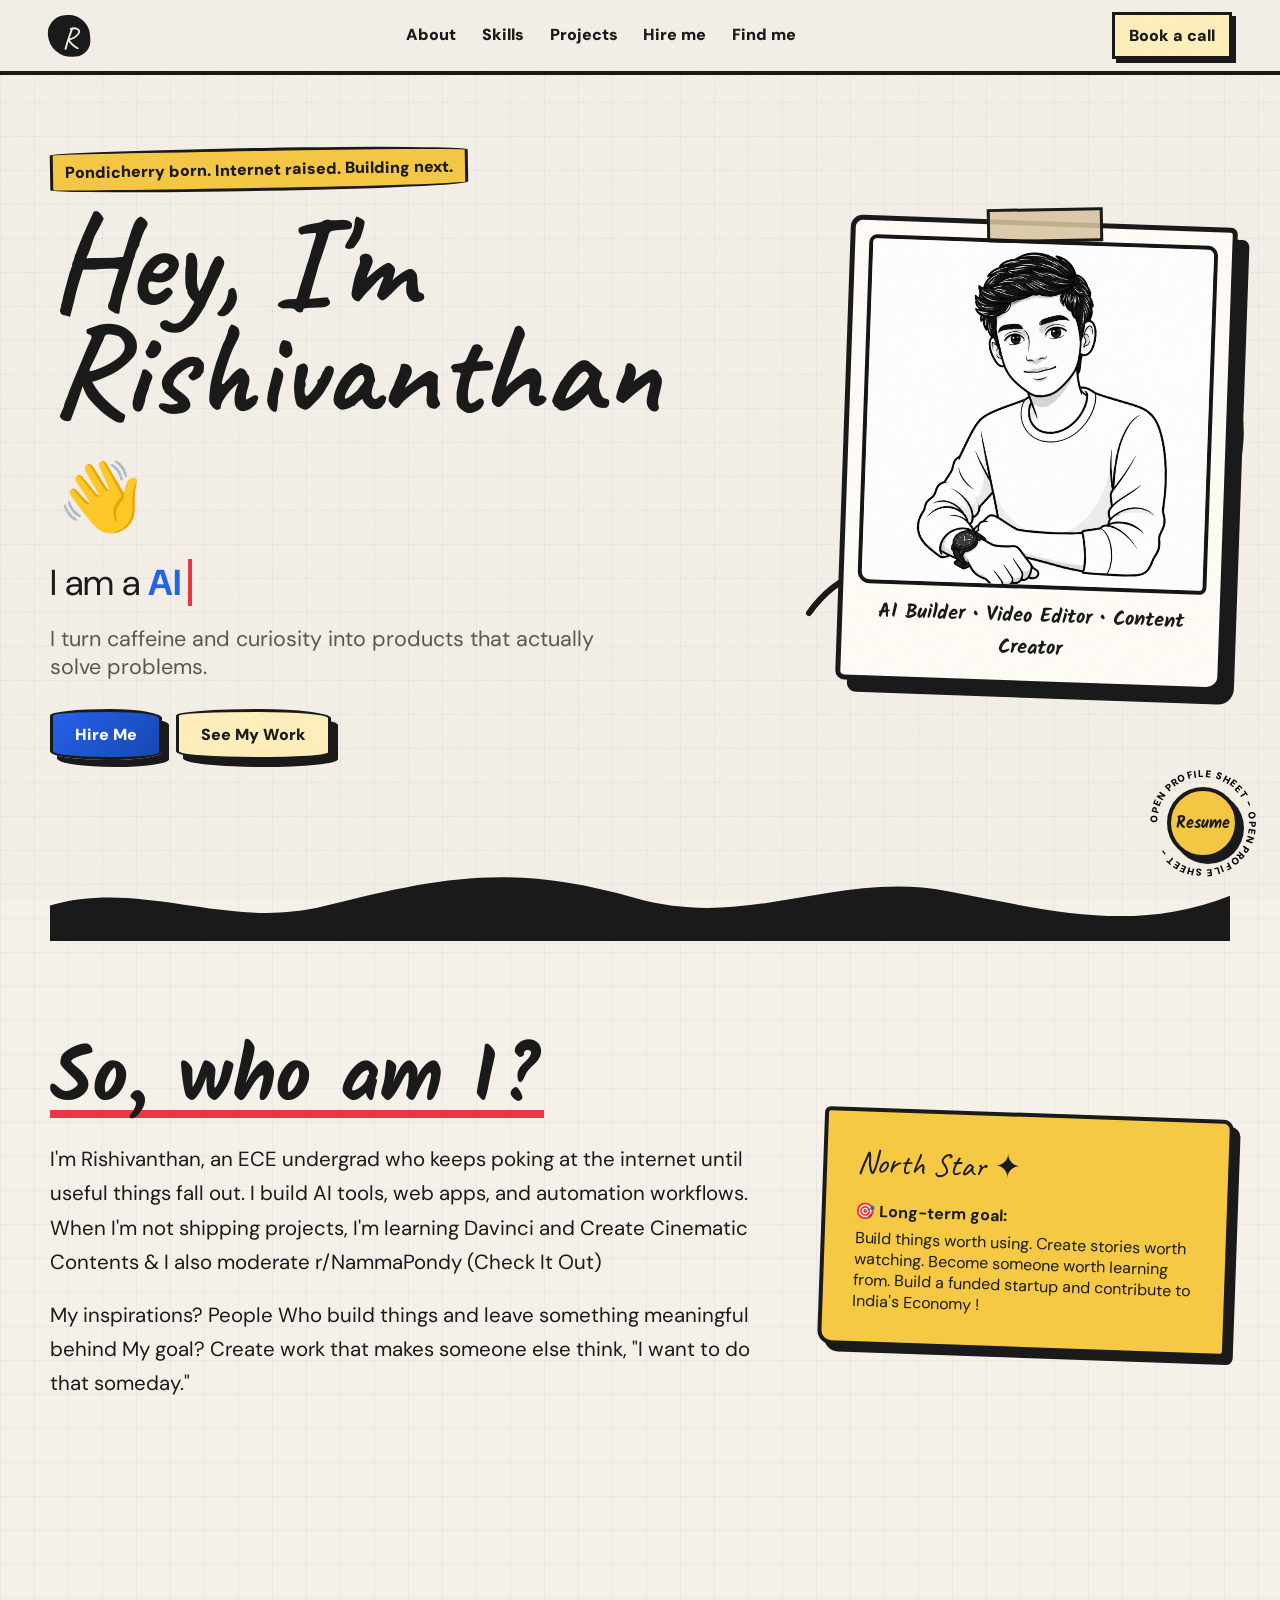
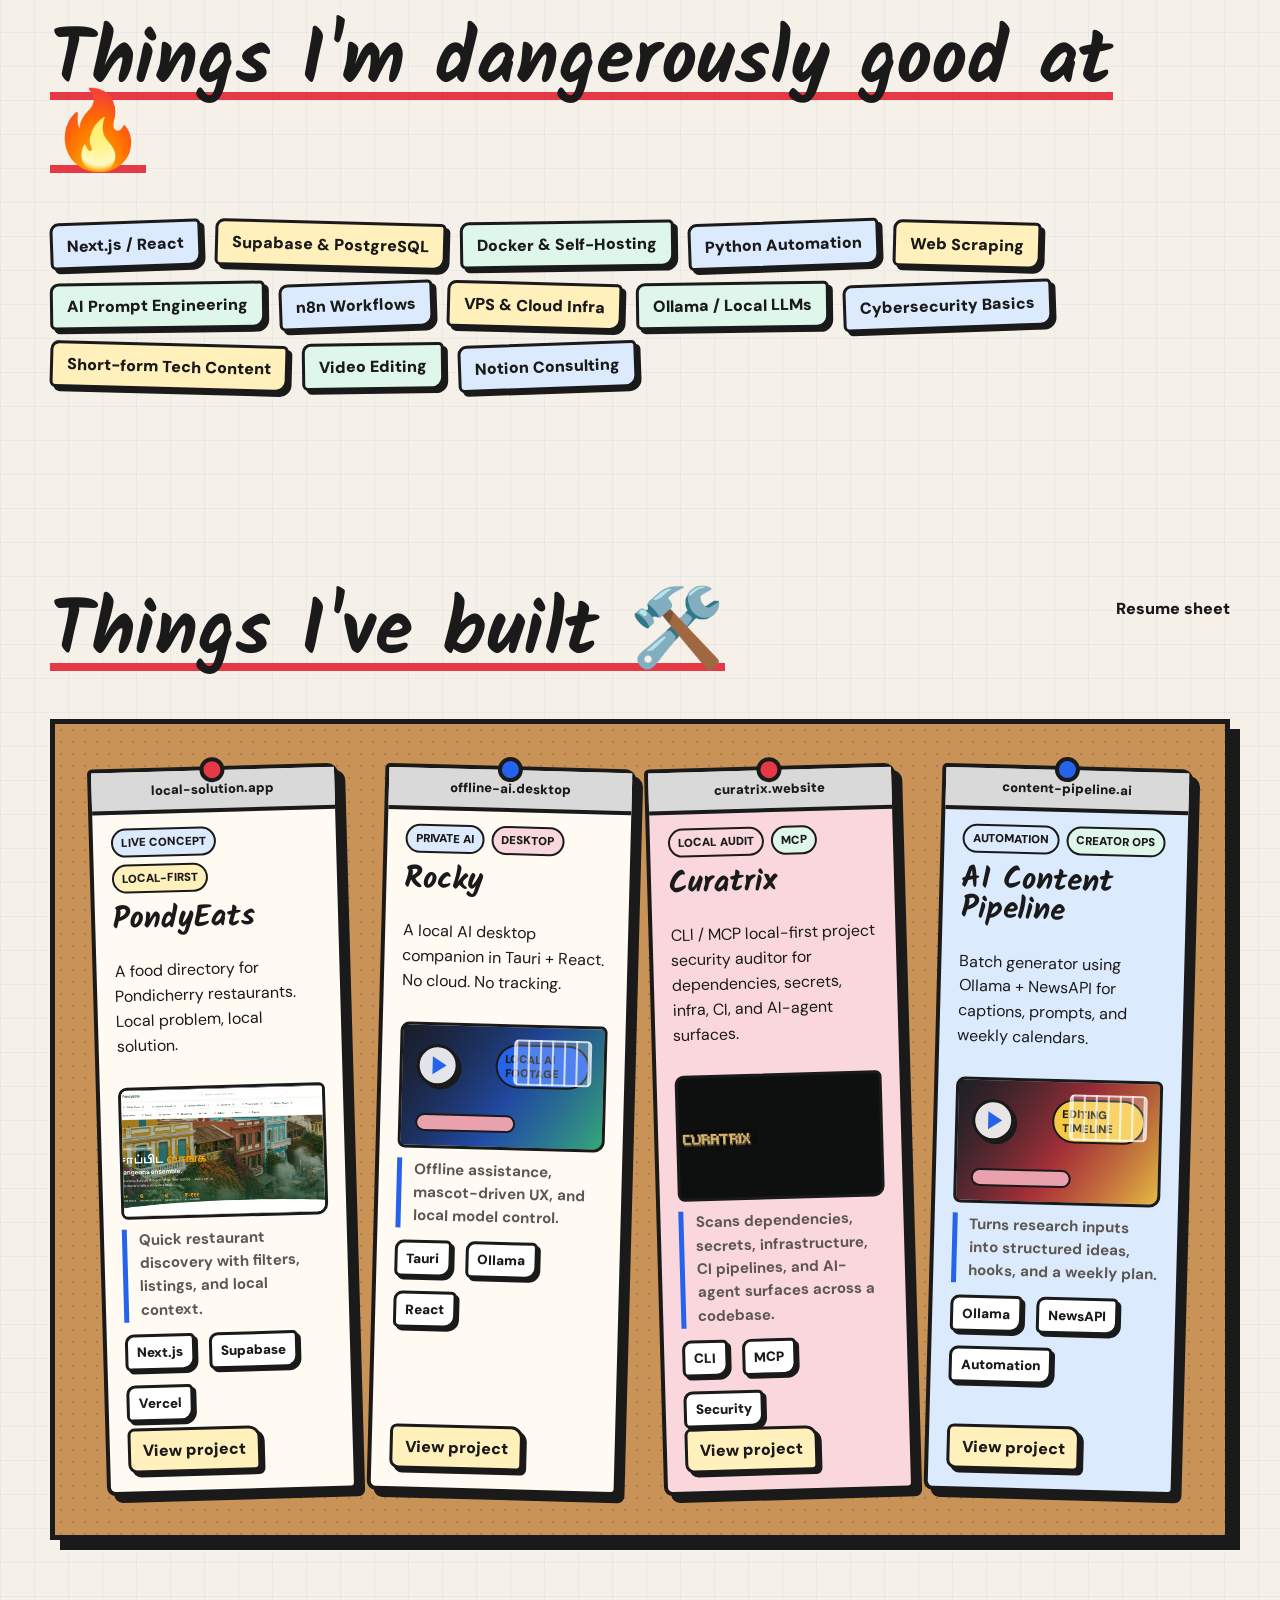
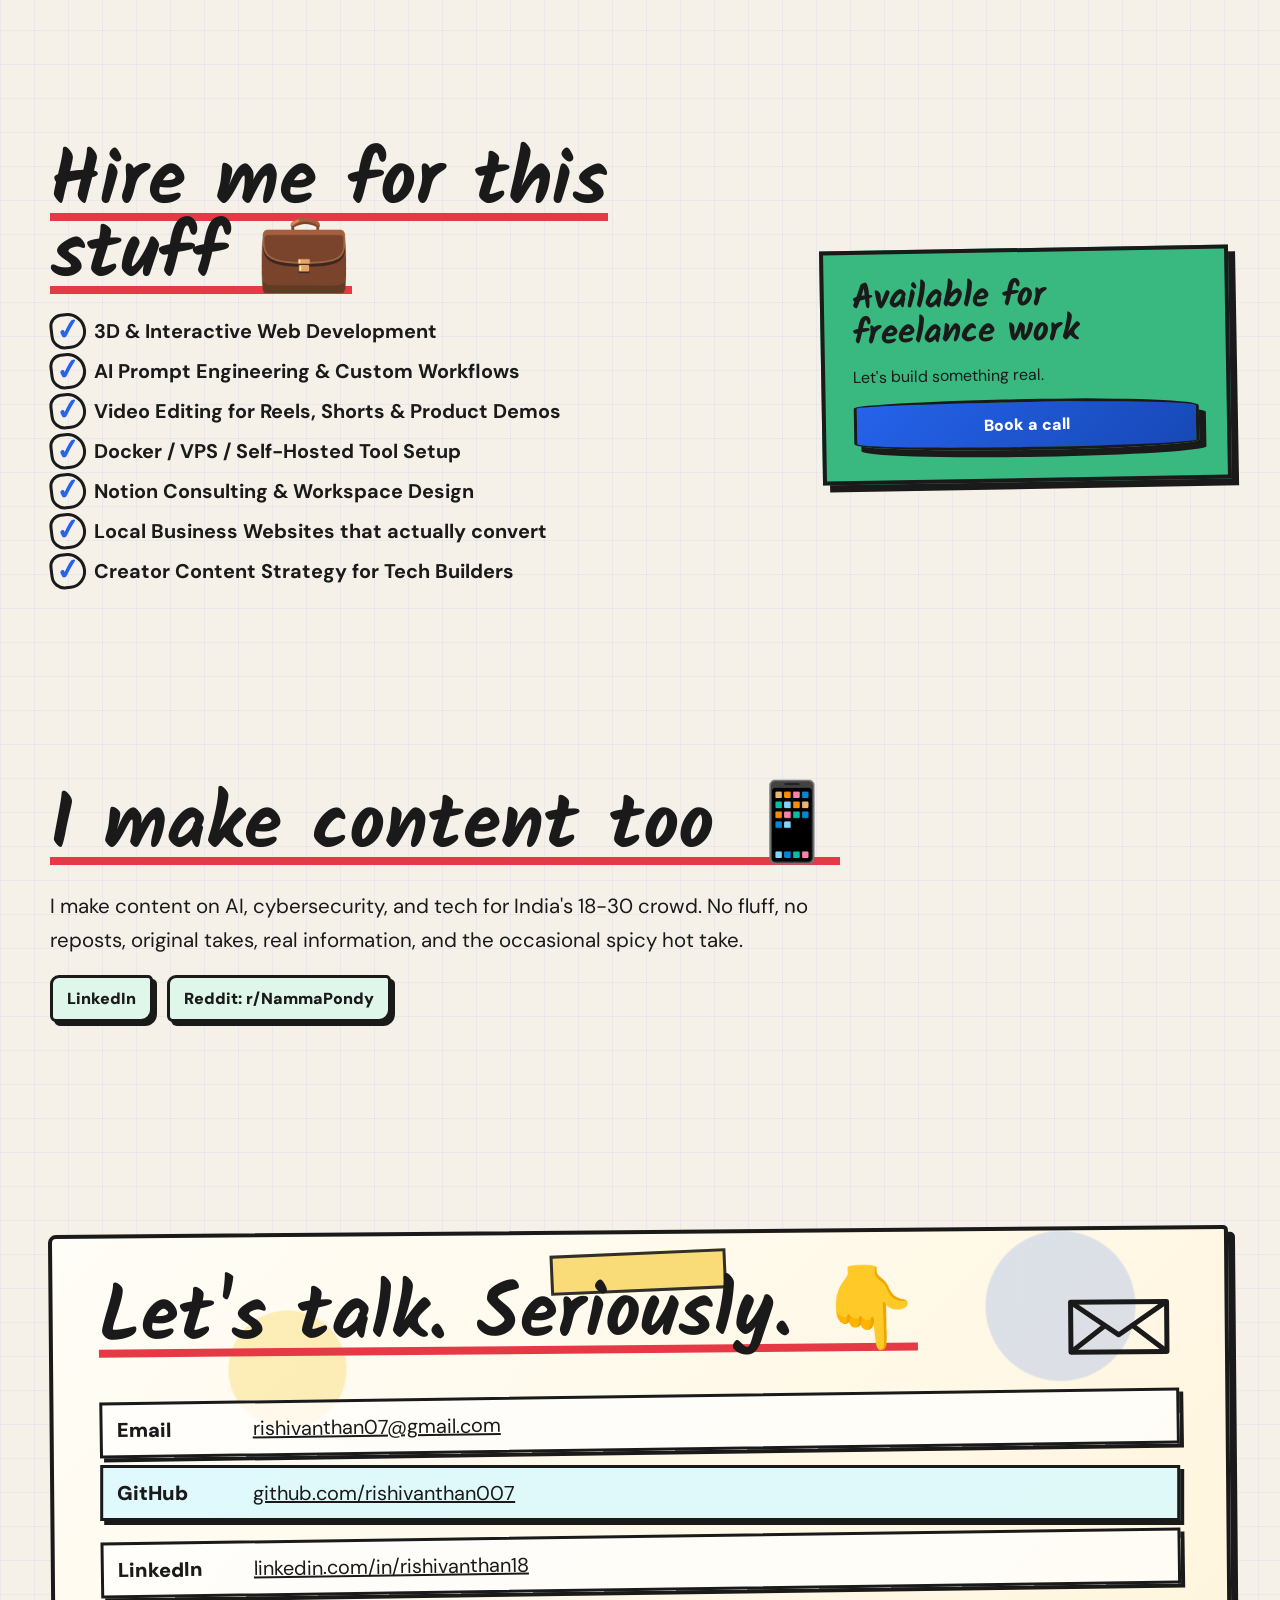
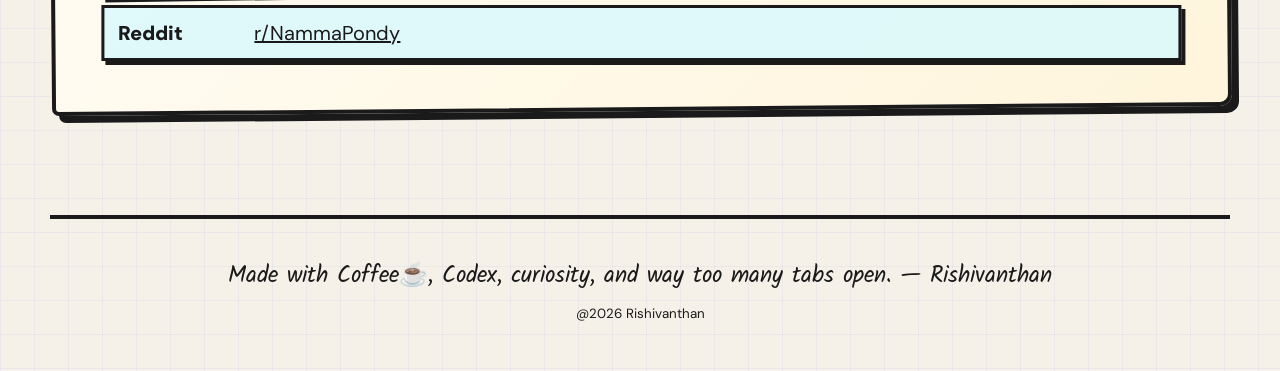
<file: index.html>
<!doctype html>
<html lang="en">
  <head>
    <meta charset="utf-8" />
    <meta name="viewport" content="width=device-width, initial-scale=1" />
    <title>Rishivanthan | AI Builder Portfolio</title>
    <meta
      name="description"
      content="Personal portfolio of Rishivanthan, an ECE student, AI builder, freelancer, and aspiring Indian tech entrepreneur from Pondicherry."
    />
    <link rel="preconnect" href="https://fonts.googleapis.com" />
    <link rel="preconnect" href="https://fonts.gstatic.com" crossorigin />
    <link
      href="https://fonts.googleapis.com/css2?family=Caveat:wght@600;700&family=DM+Sans:wght@400;500;700;900&family=Kalam:wght@400;700&display=swap"
      rel="stylesheet"
    />
    <link rel="stylesheet" href="styles.css" />
  </head>
  <body>
    <div class="paper-noise" aria-hidden="true"></div>
    <header class="topbar">
      <a class="brand-mark" href="#home" aria-label="Rishivanthan home">R</a>
      <nav class="nav-links" aria-label="Primary navigation">
        <a href="#about">About</a>
        <a href="#skills">Skills</a>
        <a href="#projects">Projects</a>
        <a href="#services">Hire me</a>
        <a href="#contact">Find me</a>
      </nav>
      <a class="mini-cta" href="mailto:rishivanthan07@gmail.com">Book a call</a>
    </header>

    <a class="resume-orbit" href="resume.html" aria-label="Open resume">
      <span>Resume</span>
      <svg viewBox="0 0 120 120" aria-hidden="true">
        <path id="resumeCircle" d="M60,60 m-47,0 a47,47 0 1,1 94,0 a47,47 0 1,1 -94,0" />
        <text>
          <textPath href="#resumeCircle">Open profile sheet - Open profile sheet -</textPath>
        </text>
      </svg>
    </a>

    <main id="home">
      <section class="hero section-reveal">
        <div class="hero-copy">
          <p class="eyebrow">Pondicherry born. Internet raised. Building next.</p>
          <h1>Hey, I'm Rishivanthan<span class="wave-emoji">👋</span></h1>
          <p class="type-line">
            <span>I am a </span><strong id="typewriter">Builder.</strong>
          </p>
          <p class="tagline">
            I turn caffeine and curiosity into products that actually solve problems.
          </p>
          <div class="hero-actions">
            <a class="sketch-btn primary" href="mailto:rishivanthan07@gmail.com">Hire Me</a>
            <a class="sketch-btn" href="#projects">See My Work</a>
          </div>
        </div>

        <div class="avatar-stage" aria-label="Animated hand-drawn avatar of Rishivanthan">
          <svg class="spark spark-one" viewBox="0 0 56 56" aria-hidden="true">
            <path d="M28 3l6.5 16.5L52 28l-17.5 8.5L28 53l-6.5-16.5L4 28l17.5-8.5z" />
          </svg>
          <figure class="hero-portrait">
            <img src="me carr.png" alt="Illustrated portrait of Rishivanthan" onerror="this.closest('.hero-portrait').classList.add('image-missing')" />
            <div class="private-image-fallback" aria-hidden="true">
              <span>R</span>
            </div>
            <figcaption>AI Builder • Video Editor • Content Creator</figcaption>
          </figure>
          <svg class="avatar-doodle" viewBox="0 0 420 420" role="img" aria-label="Cartoon avatar">
            <path class="blob" d="M70 230c-16-89 48-170 132-176 89-7 165 58 170 146 5 96-70 172-164 169C139 366 83 303 70 230z" />
            <path class="neck" d="M190 242h47l11 52h-70z" />
            <path class="face" d="M151 132c14-49 58-78 108-61 38 13 62 50 58 93-5 57-40 106-88 112-46 6-84-30-88-84-2-20 1-41 10-60z" />
            <path class="ear" d="M139 170c-17 8-22 35-8 49M316 170c18 9 21 37 7 50" />
            <path class="hair" d="M131 146c11-60 61-95 121-85 47 8 79 43 89 82-30-9-58-16-84-7-31 10-65 11-126 10z" />
            <path class="hair-line" d="M167 105c35 7 75 0 112-29M209 78c-8 21-28 36-61 48M248 82c31 13 51 31 63 55" />
            <g class="eyes">
              <path class="eye-open" d="M179 165c9-6 20-6 31 0" />
              <path class="eye-open" d="M251 165c10-6 21-6 32 0" />
              <path class="eye-closed" d="M179 168c11 7 22 7 32 0" />
              <path class="eye-closed" d="M251 168c12 7 23 7 33 0" />
            </g>
            <path class="nose" d="M225 174c-7 25-12 39-5 45 5 4 14 3 24-1" />
            <path class="smile" d="M197 235c19 18 49 20 73 1" />
            <path class="shirt" d="M88 364c12-59 46-88 101-88h53c55 1 90 30 102 88z" />
            <path class="shirt-line" d="M170 293c23 24 38 36 47 36 9 0 24-12 46-36M139 352c50 9 103 9 156 0" />
            <path class="shirt-logo" d="M214 317h63M226 329h42" />
            <g class="waving-arm">
              <path class="arm" d="M297 295c29-19 45-47 48-84" />
              <path class="hand" d="M342 207c8-16 19-24 32-24 13 1 19 12 11 22 14-3 22 5 15 17 13 3 16 15 4 22 6 10 1 21-11 22-29 2-46-13-51-59z" />
              <path class="finger" d="M368 201l-20 21M386 220l-30 16M391 242l-31 4" />
            </g>
            <path class="outline" d="M77 232c-19-94 47-179 134-184 89-4 161 61 166 148 6 101-73 181-171 178C136 371 91 307 77 232z" />
          </svg>
          <svg class="doodle-arrow" viewBox="0 0 130 80" aria-hidden="true">
            <path d="M6 62c29-41 73-55 115-39" />
            <path d="M101 8l22 17-27 10" />
          </svg>
        </div>
      </section>

      <svg class="section-divider" viewBox="0 0 1200 90" preserveAspectRatio="none" aria-hidden="true">
        <path d="M0 50c95-30 178 28 278 1 120-33 191-49 318-9 115 36 205-32 317-8 109 23 190 47 287 5v51H0z" />
      </svg>

      <section id="about" class="about section-reveal content-grid">
        <div>
          <h2 class="hand-title">So, who am I?</h2>
          <p class="note-copy">
            I'm Rishivanthan, an ECE undergrad who keeps poking at
            the internet until useful things fall out. I build AI tools, web apps,
            and automation workflows. When I'm not
            shipping projects, I'm learning Davinci and Create Cinematic Contents & I also
            moderate r/NammaPondy (Check It Out)
          </p>
          <p class="note-copy">
            My inspirations? People Who build things and leave something meaningful behind
            My goal? Create work that makes someone else think,
           "I want to do that someday."
          </p>
        </div>
        <aside class="sticky-note">
          <span>North Star ✦</span>
          <strong>🎯 Long-term goal:</strong>
          Build things worth using.
          Create stories worth watching.
          Become someone worth learning from.
          Build a funded startup and contribute to India's Economy !
        </aside>
      </section>

      <section id="skills" class="skills section-reveal">
        <h2 class="hand-title">Things I'm dangerously good at 🔥</h2>
        <div class="sticker-wall" aria-label="Skills">
          <span tabindex="0" data-tip="Shipping interfaces with modern app patterns.">Next.js / React</span>
          <span tabindex="0" data-tip="Auth, tables, realtime data, and sane schemas.">Supabase & PostgreSQL</span>
          <span tabindex="0" data-tip="Deploying tools without praying to dashboards.">Docker & Self-Hosting</span>
          <span tabindex="0" data-tip="Scripts that save hours of boring work.">Python Automation</span>
          <span tabindex="0" data-tip="Collecting data cleanly and responsibly.">Web Scraping</span>
          <span tabindex="0" data-tip="Turning vague ideas into useful AI workflows.">AI Prompt Engineering</span>
          <span tabindex="0" data-tip="No-code automations with real logic behind them.">n8n Workflows</span>
          <span tabindex="0" data-tip="Servers, DNS, SSL, backups, and the scary bits.">VPS & Cloud Infra</span>
          <span tabindex="0" data-tip="Private local AI stacks that run on your machine.">Ollama / Local LLMs</span>
          <span tabindex="0" data-tip="Enough security sense to avoid obvious disasters.">Cybersecurity Basics</span>
          <span tabindex="0" data-tip="Tech content with original takes and clear hooks.">Short-form Tech Content</span>
          <span tabindex="0" data-tip="Cutting short-form edits, hooks, captions, and pacing.">Video Editing</span>
          <span tabindex="0" data-tip="Workspaces that people can actually keep using.">Notion Consulting</span>
        </div>
      </section>

      <section id="projects" class="projects section-reveal">
        <div class="section-heading-row">
          <h2 class="hand-title">Things I've built 🛠️</h2>
          <a class="small-link" href="resume.html">Resume sheet</a>
        </div>
        <div class="corkboard">
          <article class="project-card tilt-left">
            <span class="pin"></span>
            <p class="window-bar">local-solution.app</p>
            <div class="project-status"><span>Live concept</span><span>Local-first</span></div>
            <h3>PondyEats</h3>
            <p>A food directory for Pondicherry restaurants. Local problem, local solution.</p>
            <div class="project-visual image-preview food-preview" aria-hidden="true">
              <img src="download.png" alt="" onerror="this.closest('.image-preview').classList.add('image-missing')" />
              <div class="project-image-fallback"><span>PondyEats</span></div>
            </div>
            <p class="project-impact">Quick restaurant discovery with filters, listings, and local context.</p>
            <div class="card-tags"><span>Next.js</span><span>Supabase</span><span>Vercel</span></div>
            <a href="projects/pondyeats.html">View project</a>
          </article>
          <article class="project-card tilt-right">
            <span class="pin blue"></span>
            <p class="window-bar">offline-ai.desktop</p>
            <div class="project-status"><span>Private AI</span><span>Desktop</span></div>
            <h3>Rocky</h3>
            <p>A local AI desktop companion in Tauri + React. No cloud. No tracking.</p>
            <div class="project-visual footage-preview rocky-preview" aria-hidden="true">
              <span class="play-dot"></span>
              <span class="footage-label">LOCAL AI FOOTAGE</span>
              <span class="footage-timeline"></span>
            </div>
            <p class="project-impact">Offline assistance, mascot-driven UX, and local model control.</p>
            <div class="card-tags"><span>Tauri</span><span>Ollama</span><span>React</span></div>
            <a href="projects/rocky.html">View project</a>
          </article>
          <article class="project-card tilt-left soft-red">
            <span class="pin"></span>
            <p class="window-bar">curatrix.website</p>
            <div class="project-status"><span>Local audit</span><span>MCP</span></div>
            <h3>Curatrix</h3>
            <p>CLI / MCP local-first project security auditor for dependencies, secrets, infra, CI, and AI-agent surfaces.</p>
            <div class="project-visual image-preview curatrix-preview" aria-hidden="true">
              <img src="banner.png" alt="" onerror="this.closest('.image-preview').classList.add('image-missing')" />
              <div class="project-image-fallback"><span>Curatrix</span></div>
            </div>
            <p class="project-impact">Scans dependencies, secrets, infrastructure, CI pipelines, and AI-agent surfaces across a codebase.</p>
            <div class="card-tags"><span>CLI</span><span>MCP</span><span>Security</span></div>
            <a href="projects/curatrix.html">View project</a>
          </article>
          <article class="project-card tilt-right soft-blue">
            <span class="pin blue"></span>
            <p class="window-bar">content-pipeline.ai</p>
            <div class="project-status"><span>Automation</span><span>Creator ops</span></div>
            <h3>AI Content Pipeline</h3>
            <p>Batch generator using Ollama + NewsAPI for captions, prompts, and weekly calendars.</p>
            <div class="project-visual footage-preview content-preview" aria-hidden="true">
              <span class="play-dot"></span>
              <span class="footage-label">EDITING TIMELINE</span>
              <span class="footage-timeline"></span>
            </div>
            <p class="project-impact">Turns research inputs into structured ideas, hooks, and a weekly plan.</p>
            <div class="card-tags"><span>Ollama</span><span>NewsAPI</span><span>Automation</span></div>
            <a href="projects/content-pipeline.html">View project</a>
          </article>
        </div>
      </section>

      <section id="services" class="services section-reveal content-grid">
        <div>
          <h2 class="hand-title">Hire me for this stuff 💼</h2>
          <ul class="check-list">
            <li>3D & Interactive Web Development</li>
            <li>AI Prompt Engineering & Custom Workflows</li>
            <li>Video Editing for Reels, Shorts & Product Demos</li>
            <li>Docker / VPS / Self-Hosted Tool Setup</li>
            <li>Notion Consulting & Workspace Design</li>
            <li>Local Business Websites that actually convert</li>
            <li>Creator Content Strategy for Tech Builders</li>
          </ul>
        </div>
        <aside class="availability-banner">
          <strong>Available for freelance work</strong>
          <span>Let's build something real.</span>
          <a class="sketch-btn primary" href="mailto:rishivanthan07@gmail.com?subject=Freelance%20project%20with%20Rishivanthan">Book a call</a>
        </aside>
      </section>

      <section class="creator section-reveal">
        <h2 class="hand-title">I make content too 📱</h2>
        <p>
          I make content on AI, cybersecurity, and tech for India's
          18-30 crowd. No fluff, no reposts, original takes, real information,
          and the occasional spicy hot take.
        </p>
        <div class="platform-badges">
          <a href="https://www.linkedin.com/in/rishivanthan18/">LinkedIn</a>
          <a href="https://www.reddit.com/r/NammaPondy/">Reddit: r/NammaPondy</a>
        </div>
      </section>

      <section id="contact" class="contact section-reveal">
        <div class="letter-paper">
          <div class="contact-heading">
            <h2 class="hand-title">Let's talk. Seriously. 👇</h2>
            <svg viewBox="0 0 120 80" aria-hidden="true">
              <path d="M12 18h96v50H12z" />
              <path d="M12 18l48 33 48-33M12 68l35-27M108 68L73 41" />
            </svg>
          </div>
          <ul class="contact-list">
            <li><span>Email</span><a href="mailto:rishivanthan07@gmail.com">rishivanthan07@gmail.com</a></li>
            <li><span>GitHub</span><a href="https://github.com/rishivanthan007">github.com/rishivanthan007</a></li>
            <li><span>LinkedIn</span><a href="https://www.linkedin.com/in/rishivanthan18/">linkedin.com/in/rishivanthan18</a></li>
            <li><span>Reddit</span><a href="https://www.reddit.com/r/NammaPondy/">r/NammaPondy</a></li>
          </ul>
        </div>
      </section>
    </main>

    <footer>
      <p>Made with Coffee☕, Codex, curiosity, and way too many tabs open. — Rishivanthan</p>
      <small>@2026 Rishivanthan</small>
    </footer>

    <script src="script.js"></script>
  </body>
</html>
</file>
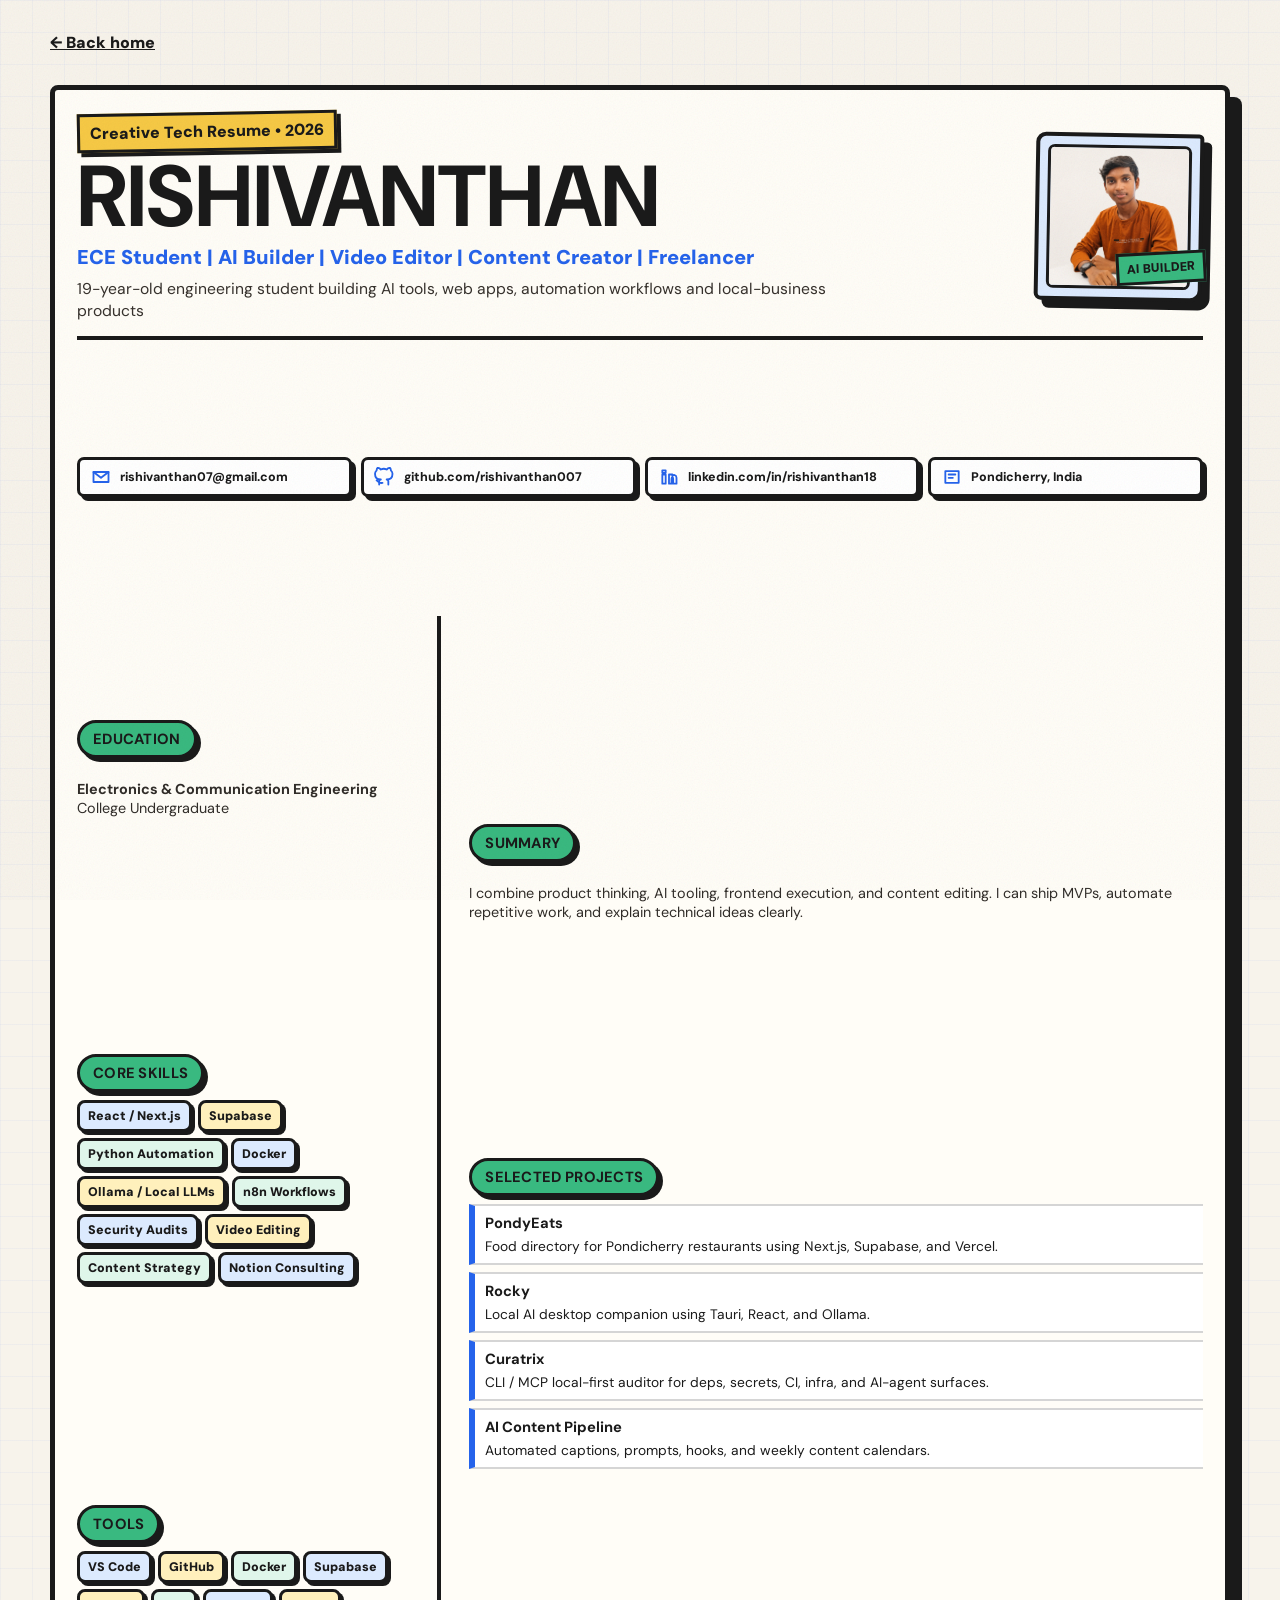
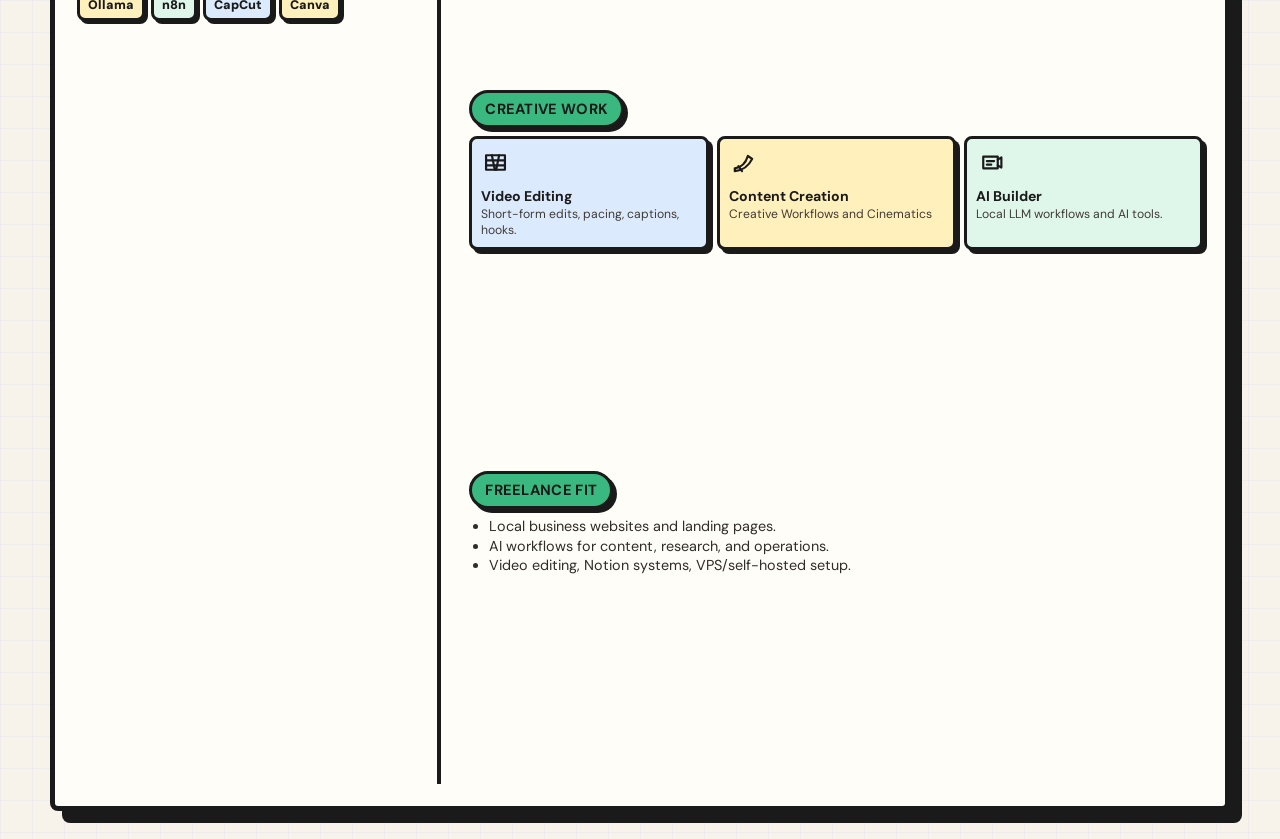
<file: resume.html>
<!doctype html>
<html lang="en">
  <head>
    <meta charset="utf-8" />
    <meta name="viewport" content="width=device-width, initial-scale=1" />
    <title>Resume | Rishivanthan</title>
    <link rel="preconnect" href="https://fonts.googleapis.com" />
    <link rel="preconnect" href="https://fonts.gstatic.com" crossorigin />
    <link
      href="https://fonts.googleapis.com/css2?family=Caveat:wght@600;700&family=DM+Sans:wght@400;500;700;900&family=Kalam:wght@400;700&display=swap"
      rel="stylesheet"
    />
    <link rel="stylesheet" href="styles.css" />
  </head>
  <body class="resume-body">
    <div class="paper-noise" aria-hidden="true"></div>
    <main class="resume-page">
      <a class="back-link" href="index.html">← Back home</a>

      <article class="hr-resume">
        <header class="resume-hero">
          <div class="resume-name-block">
            <p class="resume-kicker">Creative Tech Resume • 2026</p>
            <h1>Rishivanthan</h1>
            <p class="resume-role">ECE Student | AI Builder | Video Editor | Content Creator | Freelancer</p>
            <p class="resume-summary">
              19-year-old engineering student building AI tools, web apps, automation workflows and
              local-business products
            </p>
          </div>

          <figure class="resume-photo-card">
            <img src="MMEEE.png" alt="Portrait of Rishivanthan" onerror="this.closest('.resume-photo-card').classList.add('image-missing')" />
            <div class="private-image-fallback" aria-hidden="true">
              <span>R</span>
            </div>
          </figure>
        </header>

        <section class="resume-contact-row" aria-label="Contact links">
          <a href="mailto:rishivanthan07@gmail.com">
            <svg viewBox="0 0 24 24" aria-hidden="true"><path d="M3 6h18v12H3z" /><path d="M3 6l9 7 9-7" /></svg>
            rishivanthan07@gmail.com
          </a>
          <a href="https://github.com/rishivanthan007">
            <svg viewBox="0 0 24 24" aria-hidden="true"><path d="M9 19c-5 1-5-2-7-3m14 5v-4c0-1-1-2-2-2 4 0 7-2 7-7 0-2-1-3-2-4 0-1 0-2-1-3 0 0-2 0-4 2-2-1-5-1-7 0-2-2-4-2-4-2-1 1-1 2-1 3-1 1-2 2-2 4 0 5 3 7 7 7-1 0-2 1-2 2v4" /></svg>
            github.com/rishivanthan007
          </a>
          <a href="https://www.linkedin.com/in/rishivanthan18/">
            <svg viewBox="0 0 24 24" aria-hidden="true"><path d="M4 9h4v11H4zM4 4h4v3H4zM12 9h4v2c1-2 5-2 5 2v7h-4v-6c0-2-2-2-2 0v6h-3z" /></svg>
            linkedin.com/in/rishivanthan18
          </a>
          <span>
            <svg viewBox="0 0 24 24" aria-hidden="true"><path d="M4 5h16v14H4z" /><path d="M8 9h8M8 13h5" /></svg>
            Pondicherry, India
          </span>
        </section>

        <div class="resume-columns">
          <aside class="resume-left">
            <section class="resume-section">
              <h2>Education</h2>
              <p><strong>Electronics & Communication Engineering</strong><br />College Undergraduate</p>
            </section>

            <section class="resume-section">
              <h2>Core Skills</h2>
              <div class="resume-skill-list">
                <span>React / Next.js</span>
                <span>Supabase</span>
                <span>Python Automation</span>
                <span>Docker</span>
                <span>Ollama / Local LLMs</span>
                <span>n8n Workflows</span>
                <span>Security Audits</span>
                <span>Video Editing</span>
                <span>Content Strategy</span>
                <span>Notion Consulting</span>
              </div>
            </section>

            <section class="resume-section">
              <h2>Tools</h2>
              <div class="tool-grid" aria-label="Tools">
                <span>VS Code</span><span>GitHub</span><span>Docker</span><span>Supabase</span>
                <span>Ollama</span><span>n8n</span><span>CapCut</span><span>Canva</span>
              </div>
            </section>
          </aside>

          <section class="resume-right">
            <section class="resume-section">
              <h2>Summary</h2>
              <p>
                I combine product thinking, AI tooling, frontend execution, and content editing.
                I can ship MVPs, automate repetitive work, and explain technical ideas clearly.
              </p>
            </section>

            <section class="resume-section">
              <h2>Selected Projects</h2>
              <div class="resume-project-list">
                <article>
                  <strong>PondyEats</strong>
                  <span>Food directory for Pondicherry restaurants using Next.js, Supabase, and Vercel.</span>
                </article>
                <article>
                  <strong>Rocky</strong>
                  <span>Local AI desktop companion using Tauri, React, and Ollama.</span>
                </article>
                <article>
                  <strong>Curatrix</strong>
                  <span>CLI / MCP local-first auditor for deps, secrets, CI, infra, and AI-agent surfaces.</span>
                </article>
                <article>
                  <strong>AI Content Pipeline</strong>
                  <span>Automated captions, prompts, hooks, and weekly content calendars.</span>
                </article>
              </div>
            </section>

            <section class="resume-section">
              <h2>Creative Work</h2>
              <div class="media-strip">
                <div>
                  <svg viewBox="0 0 40 40" aria-hidden="true"><path d="M7 10h26v20H7z" /><path d="M15 10l4 20M25 10l-4 20M7 17h26M7 24h26" /></svg>
                  <strong>Video Editing</strong>
                  <span>Short-form edits, pacing, captions, hooks.</span>
                </div>
                <div>
                  <svg viewBox="0 0 40 40" aria-hidden="true"><path d="M8 28c9-1 15-7 18-17l6 4c-5 10-13 16-24 17z" /><path d="M13 25l5 7" /></svg>
                  <strong>Content Creation</strong>
                  <span>Creative Workflows and Cinematics </span>
                </div>
                <div>
                  <svg viewBox="0 0 40 40" aria-hidden="true"><path d="M10 12h20v16H10z" /><path d="M15 18h10M15 23h6M30 16l5-3v14l-5-3" /></svg>
                  <strong>AI Builder</strong>
                  <span>Local LLM workflows and AI tools.</span>
                </div>
              </div>
            </section>

            <section class="resume-section">
              <h2>Freelance Fit</h2>
              <ul class="resume-bullets">
                <li>Local business websites and landing pages.</li>
                <li>AI workflows for content, research, and operations.</li>
                <li>Video editing, Notion systems, VPS/self-hosted setup.</li>
              </ul>
            </section>
          </section>
        </div>
      </article>
    </main>
  </body>
</html>
</file>
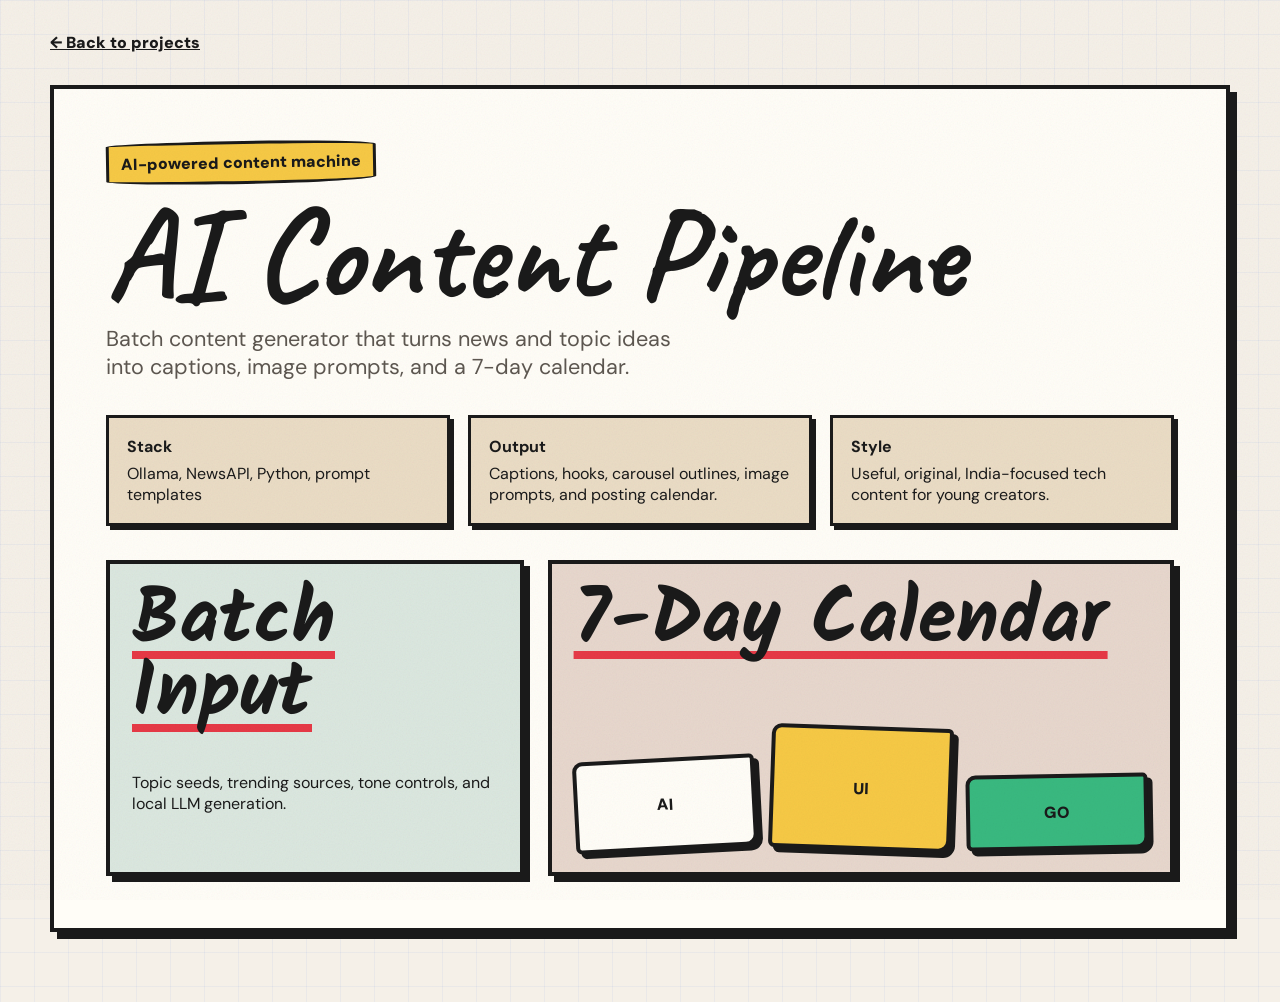
<file: projects/content-pipeline.html>
<!doctype html>
<html lang="en">
  <head>
    <meta charset="utf-8" />
    <meta name="viewport" content="width=device-width, initial-scale=1" />
    <title>AI Content Pipeline | Rishivanthan</title>
    <link rel="preconnect" href="https://fonts.googleapis.com" />
    <link rel="preconnect" href="https://fonts.gstatic.com" crossorigin />
    <link href="https://fonts.googleapis.com/css2?family=Caveat:wght@600;700&family=DM+Sans:wght@400;500;700;900&family=Kalam:wght@400;700&display=swap" rel="stylesheet" />
    <link rel="stylesheet" href="../styles.css" />
  </head>
  <body>
    <div class="paper-noise" aria-hidden="true"></div>
    <main class="page-shell">
      <a class="back-link" href="../index.html#projects">← Back to projects</a>
      <section class="project-hero-panel section-reveal is-visible">
        <p class="eyebrow">AI-powered content machine</p>
        <h1>AI Content Pipeline</h1>
        <p class="tagline">Batch content generator that turns news and topic ideas into captions, image prompts, and a 7-day calendar.</p>
        <div class="project-meta-grid">
          <div><strong>Stack</strong>Ollama, NewsAPI, Python, prompt templates</div>
          <div><strong>Output</strong>Captions, hooks, carousel outlines, image prompts, and posting calendar.</div>
          <div><strong>Style</strong>Useful, original, India-focused tech content for young creators.</div>
        </div>
        <div class="project-wireframe">
          <div class="wire-card">
            <h2 class="hand-title">Batch Input</h2>
            <p>Topic seeds, trending sources, tone controls, and local LLM generation.</p>
          </div>
          <div class="wire-card">
            <h2 class="hand-title">7-Day Calendar</h2>
            <div class="wire-bars"><span></span><span></span><span></span></div>
          </div>
        </div>
      </section>
    </main>
    <script src="../script.js"></script>
  </body>
</html>
</file>
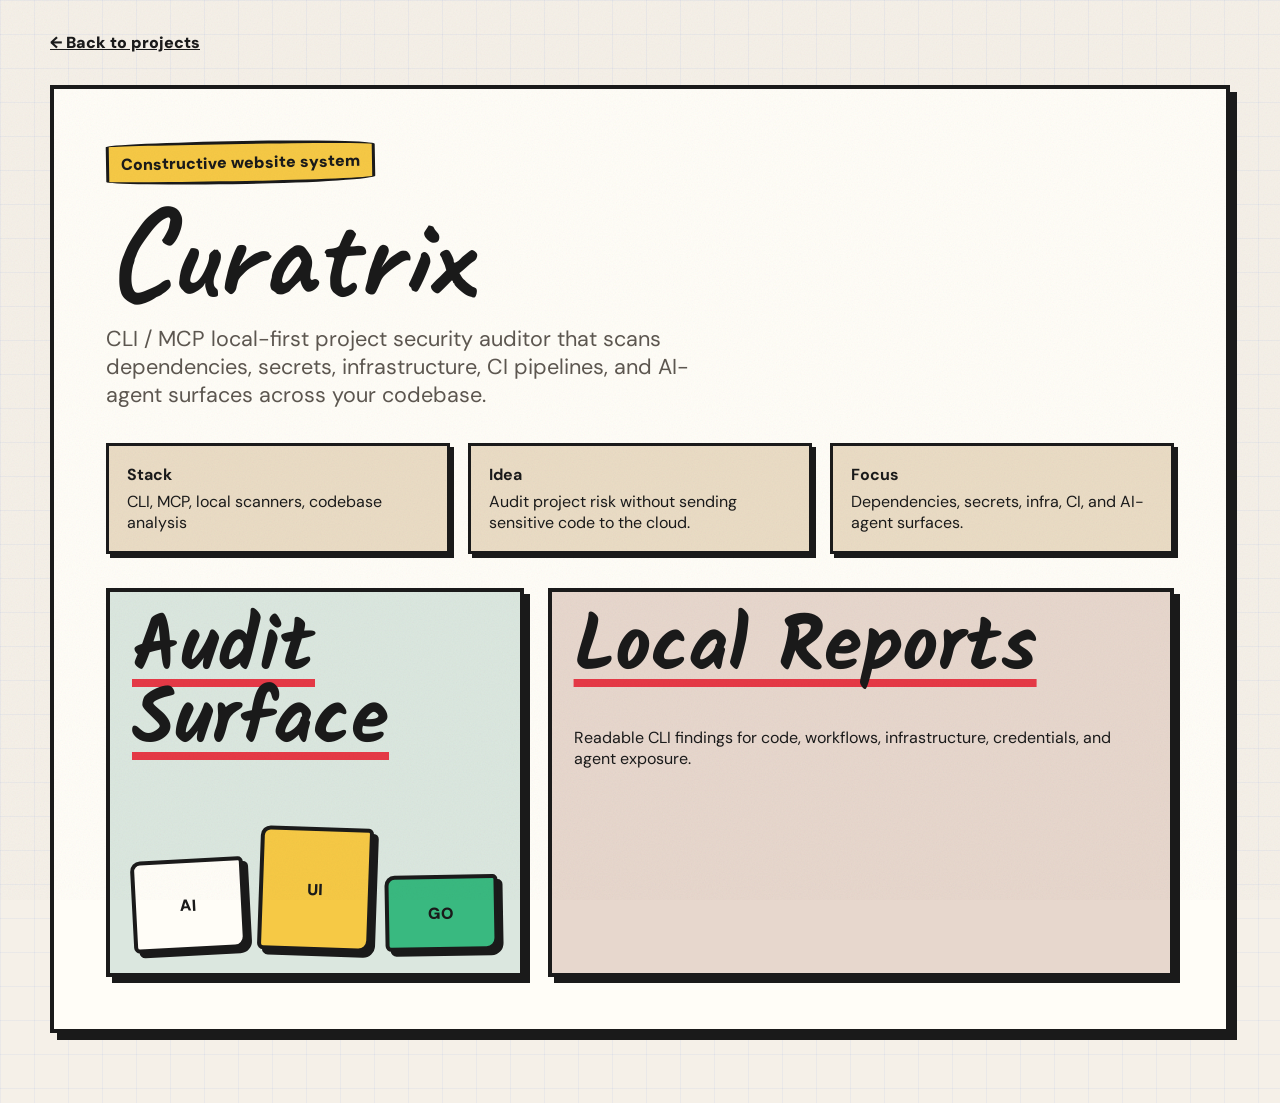
<file: projects/curatrix.html>
<!doctype html>
<html lang="en">
  <head>
    <meta charset="utf-8" />
    <meta name="viewport" content="width=device-width, initial-scale=1" />
    <title>Curatrix | Rishivanthan</title>
    <link rel="preconnect" href="https://fonts.googleapis.com" />
    <link rel="preconnect" href="https://fonts.gstatic.com" crossorigin />
    <link href="https://fonts.googleapis.com/css2?family=Caveat:wght@600;700&family=DM+Sans:wght@400;500;700;900&family=Kalam:wght@400;700&display=swap" rel="stylesheet" />
    <link rel="stylesheet" href="../styles.css" />
  </head>
  <body>
    <div class="paper-noise" aria-hidden="true"></div>
    <main class="page-shell">
      <a class="back-link" href="../index.html#projects">← Back to projects</a>
      <section class="project-hero-panel section-reveal is-visible">
        <p class="eyebrow">Constructive website system</p>
        <h1>Curatrix</h1>
        <p class="tagline">CLI / MCP local-first project security auditor that scans dependencies, secrets, infrastructure, CI pipelines, and AI-agent surfaces across your codebase.</p>
        <div class="project-meta-grid">
          <div><strong>Stack</strong>CLI, MCP, local scanners, codebase analysis</div>
          <div><strong>Idea</strong>Audit project risk without sending sensitive code to the cloud.</div>
          <div><strong>Focus</strong>Dependencies, secrets, infra, CI, and AI-agent surfaces.</div>
        </div>
        <div class="project-wireframe">
          <div class="wire-card">
            <h2 class="hand-title">Audit Surface</h2>
            <div class="wire-bars"><span></span><span></span><span></span></div>
          </div>
          <div class="wire-card">
            <h2 class="hand-title">Local Reports</h2>
            <p>Readable CLI findings for code, workflows, infrastructure, credentials, and agent exposure.</p>
          </div>
        </div>
      </section>
    </main>
    <script src="../script.js"></script>
  </body>
</html>
</file>
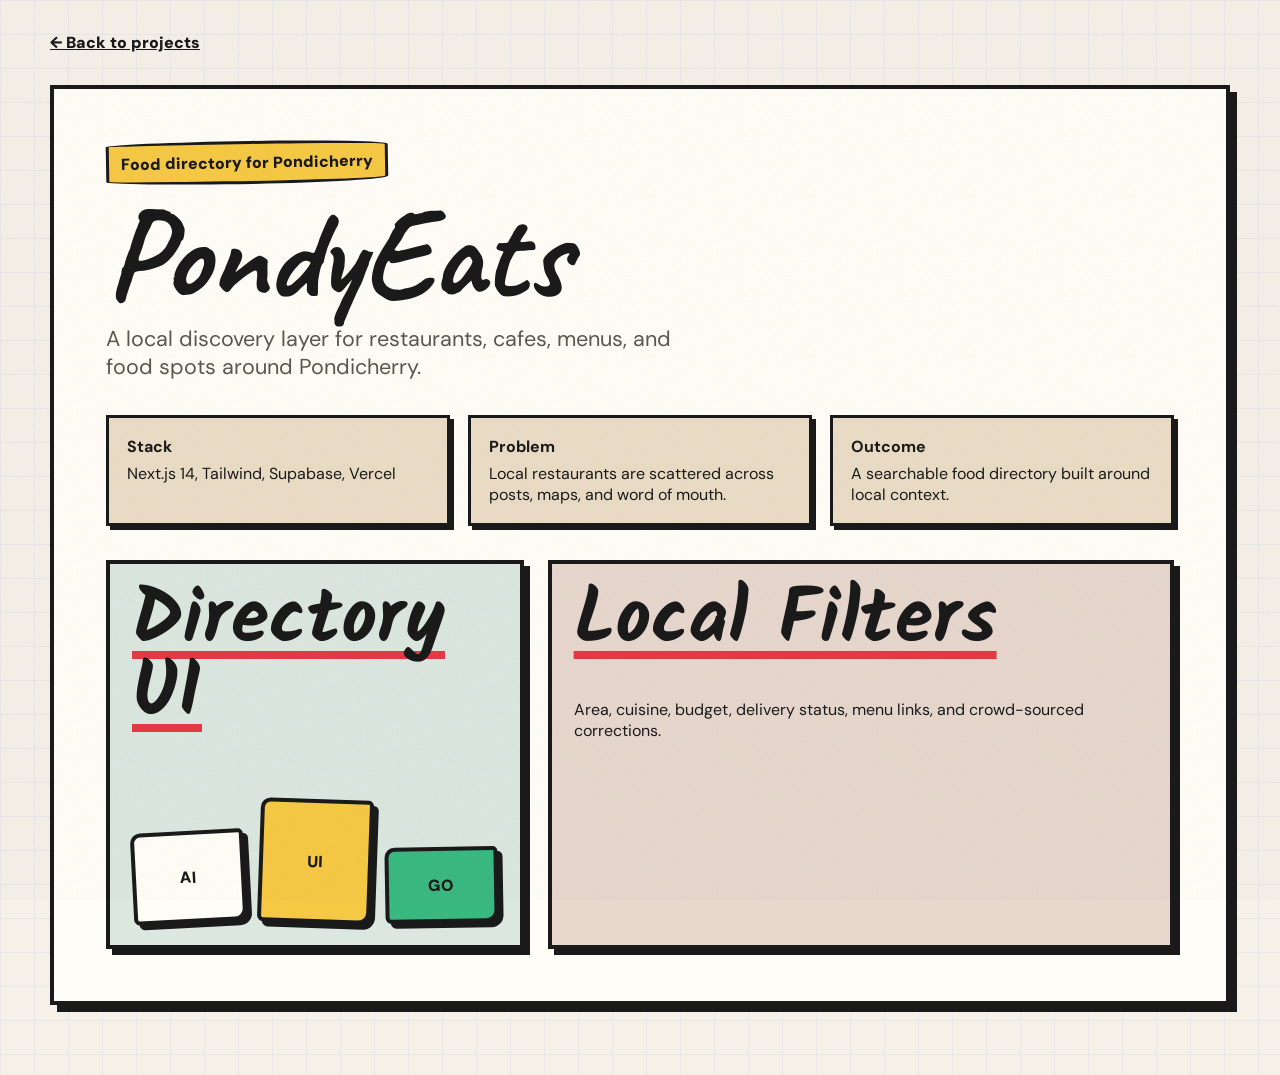
<file: projects/pondyeats.html>
<!doctype html>
<html lang="en">
  <head>
    <meta charset="utf-8" />
    <meta name="viewport" content="width=device-width, initial-scale=1" />
    <title>PondyEats | Rishivanthan</title>
    <link rel="preconnect" href="https://fonts.googleapis.com" />
    <link rel="preconnect" href="https://fonts.gstatic.com" crossorigin />
    <link href="https://fonts.googleapis.com/css2?family=Caveat:wght@600;700&family=DM+Sans:wght@400;500;700;900&family=Kalam:wght@400;700&display=swap" rel="stylesheet" />
    <link rel="stylesheet" href="../styles.css" />
  </head>
  <body>
    <div class="paper-noise" aria-hidden="true"></div>
    <main class="page-shell">
      <a class="back-link" href="../index.html#projects">← Back to projects</a>
      <section class="project-hero-panel section-reveal is-visible">
        <p class="eyebrow">Food directory for Pondicherry</p>
        <h1>PondyEats</h1>
        <p class="tagline">A local discovery layer for restaurants, cafes, menus, and food spots around Pondicherry.</p>
        <div class="project-meta-grid">
          <div><strong>Stack</strong>Next.js 14, Tailwind, Supabase, Vercel</div>
          <div><strong>Problem</strong>Local restaurants are scattered across posts, maps, and word of mouth.</div>
          <div><strong>Outcome</strong>A searchable food directory built around local context.</div>
        </div>
        <div class="project-wireframe">
          <div class="wire-card">
            <h2 class="hand-title">Directory UI</h2>
            <div class="wire-bars"><span></span><span></span><span></span></div>
          </div>
          <div class="wire-card">
            <h2 class="hand-title">Local Filters</h2>
            <p>Area, cuisine, budget, delivery status, menu links, and crowd-sourced corrections.</p>
          </div>
        </div>
      </section>
    </main>
    <script src="../script.js"></script>
  </body>
</html>
</file>
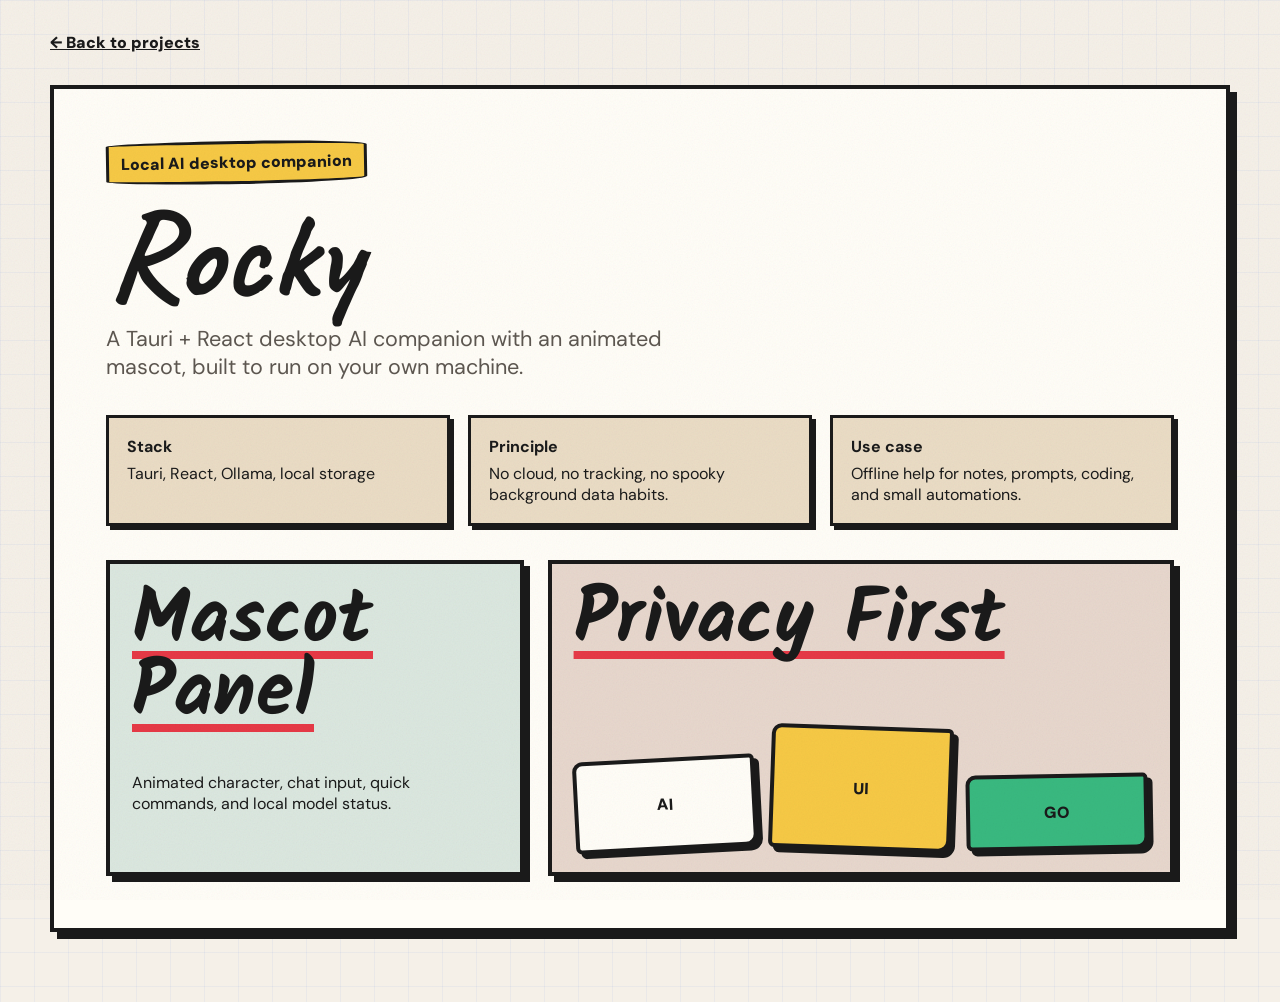
<file: projects/rocky.html>
<!doctype html>
<html lang="en">
  <head>
    <meta charset="utf-8" />
    <meta name="viewport" content="width=device-width, initial-scale=1" />
    <title>Rocky | Rishivanthan</title>
    <link rel="preconnect" href="https://fonts.googleapis.com" />
    <link rel="preconnect" href="https://fonts.gstatic.com" crossorigin />
    <link href="https://fonts.googleapis.com/css2?family=Caveat:wght@600;700&family=DM+Sans:wght@400;500;700;900&family=Kalam:wght@400;700&display=swap" rel="stylesheet" />
    <link rel="stylesheet" href="../styles.css" />
  </head>
  <body>
    <div class="paper-noise" aria-hidden="true"></div>
    <main class="page-shell">
      <a class="back-link" href="../index.html#projects">← Back to projects</a>
      <section class="project-hero-panel section-reveal is-visible">
        <p class="eyebrow">Local AI desktop companion</p>
        <h1>Rocky</h1>
        <p class="tagline">A Tauri + React desktop AI companion with an animated mascot, built to run on your own machine.</p>
        <div class="project-meta-grid">
          <div><strong>Stack</strong>Tauri, React, Ollama, local storage</div>
          <div><strong>Principle</strong>No cloud, no tracking, no spooky background data habits.</div>
          <div><strong>Use case</strong>Offline help for notes, prompts, coding, and small automations.</div>
        </div>
        <div class="project-wireframe">
          <div class="wire-card">
            <h2 class="hand-title">Mascot Panel</h2>
            <p>Animated character, chat input, quick commands, and local model status.</p>
          </div>
          <div class="wire-card">
            <h2 class="hand-title">Privacy First</h2>
            <div class="wire-bars"><span></span><span></span><span></span></div>
          </div>
        </div>
      </section>
    </main>
    <script src="../script.js"></script>
  </body>
</html>
</file>
<file: styles.css>
:root {
  --paper: #f5f0e8;
  --paper-deep: #e5d7c4;
  --ink: #1a1a1a;
  --muted: #5d5750;
  --blue: #2563eb;
  --red: #e63946;
  --yellow: #f6c945;
  --green: #39b980;
  --pink: #e8a1ad;
  --soft-blue: #dceafe;
  --soft-yellow: #fff0bc;
  --soft-green: #dff6ea;
  --soft-red: #f9d7dc;
  --shadow: 7px 7px 0 var(--ink);
}

* {
  box-sizing: border-box;
}

html {
  scroll-behavior: smooth;
}

body {
  margin: 0;
  color: var(--ink);
  font-family: "DM Sans", system-ui, sans-serif;
  background:
    linear-gradient(rgba(37, 99, 235, 0.055) 1px, transparent 1px),
    linear-gradient(90deg, rgba(37, 99, 235, 0.055) 1px, transparent 1px),
    var(--paper);
  background-size: 34px 34px;
  cursor: url("data:image/svg+xml,%3Csvg xmlns='http://www.w3.org/2000/svg' width='30' height='30' viewBox='0 0 30 30'%3E%3Cpath fill='%23f8d047' stroke='%231a1a1a' stroke-width='2' d='M4 24 19 5l6 5L10 28 4 29z'/%3E%3Cpath stroke='%231a1a1a' stroke-width='2' d='m17 8 6 5'/%3E%3C/svg%3E") 2 28, auto;
}

a,
button {
  cursor: inherit;
}

.paper-noise {
  position: fixed;
  inset: 0;
  pointer-events: none;
  opacity: 0.25;
  z-index: 50;
  background-image: url("data:image/svg+xml,%3Csvg xmlns='http://www.w3.org/2000/svg' width='160' height='160' viewBox='0 0 160 160'%3E%3Cfilter id='n'%3E%3CfeTurbulence type='fractalNoise' baseFrequency='.72' numOctaves='4' stitchTiles='stitch'/%3E%3C/filter%3E%3Crect width='160' height='160' filter='url(%23n)' opacity='.28'/%3E%3C/svg%3E");
  mix-blend-mode: multiply;
}

.topbar {
  position: sticky;
  top: 0;
  z-index: 20;
  display: grid;
  grid-template-columns: auto 1fr auto;
  align-items: center;
  gap: 18px;
  padding: 12px clamp(16px, 4vw, 48px);
  background: rgba(245, 240, 232, 0.92);
  border-bottom: 4px solid var(--ink);
  backdrop-filter: blur(8px);
}

.brand-mark {
  display: grid;
  place-items: center;
  width: 42px;
  height: 42px;
  color: var(--paper);
  background: var(--ink);
  border: 3px solid var(--ink);
  border-radius: 46% 54% 40% 60%;
  font-family: "Caveat", cursive;
  font-size: 30px;
  text-decoration: none;
  transform: rotate(-4deg);
}

.nav-links {
  display: flex;
  flex-wrap: wrap;
  gap: clamp(10px, 2vw, 28px);
  justify-content: center;
}

.nav-links a,
.mini-cta,
.small-link {
  color: var(--ink);
  font-weight: 900;
  text-decoration: none;
  border-bottom: 3px solid transparent;
}

.nav-links a:hover,
.small-link:hover {
  border-color: var(--red);
}

.mini-cta {
  padding: 10px 14px;
  background: var(--soft-yellow);
  border: 3px solid var(--ink);
  box-shadow: 4px 4px 0 var(--ink);
  transition: transform 160ms ease, box-shadow 160ms ease, background-color 160ms ease;
}

.mini-cta:hover {
  background: var(--yellow);
  transform: translate(3px, 3px);
  box-shadow: 1px 1px 0 var(--ink);
}

main,
footer {
  width: min(1180px, calc(100% - 32px));
  margin: 0 auto;
}

section {
  padding: clamp(52px, 9vw, 104px) 0;
}

.hero {
  min-height: calc(100vh - 76px);
  display: grid;
  grid-template-columns: minmax(0, 1.22fr) minmax(300px, 0.78fr);
  align-items: center;
  gap: clamp(24px, 4vw, 54px);
  padding-top: 38px;
}

.hero-copy {
  position: relative;
  z-index: 3;
}

.eyebrow {
  display: inline-block;
  margin: 0 0 18px;
  padding: 8px 12px;
  background: var(--yellow);
  border: 3px solid var(--ink);
  border-radius: 51% 49% 48% 52% / 9% 12% 14% 10%;
  font-weight: 900;
  transform: rotate(-1deg);
}

h1,
h2,
h3 {
  margin: 0;
  letter-spacing: 0;
}

h1 {
  max-width: 860px;
  font-family: "Caveat", cursive;
  font-size: clamp(4.3rem, 10.2vw, 8.8rem);
  line-height: 0.82;
}

.wave-emoji {
  display: inline-block;
  margin-left: 8px;
  font-size: 0.52em;
  animation: emojiWave 2.7s ease-in-out infinite;
  transform-origin: 70% 70%;
}

.type-line {
  min-height: 48px;
  margin: 28px 0 0;
  font-size: clamp(1.45rem, 3vw, 2.25rem);
}

.type-line strong {
  color: var(--blue);
  border-right: 4px solid var(--red);
  padding-right: 6px;
}

.tagline {
  max-width: 600px;
  margin: 18px 0 28px;
  font-size: clamp(1.1rem, 2vw, 1.35rem);
  color: var(--muted);
}

.hero-actions,
.platform-badges,
.card-tags {
  display: flex;
  flex-wrap: wrap;
  gap: 14px;
}

.sketch-btn {
  position: relative;
  display: inline-flex;
  align-items: center;
  justify-content: center;
  min-height: 48px;
  padding: 12px 22px;
  color: var(--ink);
  background: #fff;
  border: 3px solid var(--ink);
  border-radius: 54% 46% 48% 52% / 13% 18% 15% 17%;
  box-shadow: var(--shadow);
  font-weight: 900;
  text-decoration: none;
  transition: transform 180ms ease, box-shadow 180ms ease;
}

.sketch-btn.primary {
  color: #fff;
  background: linear-gradient(135deg, var(--blue), #1748b5);
}

.sketch-btn:not(.primary) {
  background: var(--soft-yellow);
}

.sketch-btn:hover {
  transform: translate(4px, 4px) rotate(-1deg);
  box-shadow: 3px 3px 0 var(--ink);
}

.avatar-stage {
  position: relative;
  z-index: 1;
  min-height: 400px;
  display: grid;
  place-items: center end;
}

.avatar-stage::before {
  content: "";
  position: absolute;
  width: min(82%, 390px);
  aspect-ratio: 1;
  background: #dbe7df;
  border: 5px solid var(--ink);
  border-radius: 46% 54% 56% 44% / 48% 39% 61% 52%;
  box-shadow: 12px 12px 0 var(--ink);
  transform: rotate(4deg);
}

.hero-portrait {
  position: relative;
  z-index: 3;
  width: min(88%, 390px);
  margin: 0;
  padding: 14px 14px 16px;
  background: #fffdf7;
  border: 5px solid var(--ink);
  border-radius: 12px 7px 16px 9px;
  box-shadow: 12px 12px 0 var(--ink);
  transform: rotate(2deg);
  animation: floaty 4.6s ease-in-out infinite;
}

.hero-portrait::before {
  content: "";
  position: absolute;
  top: -18px;
  left: 50%;
  width: 110px;
  height: 28px;
  background: rgba(217, 199, 163, 0.88);
  border: 3px solid var(--ink);
  transform: translateX(-50%) rotate(-3deg);
}

.hero-portrait img {
  display: block;
  width: 100%;
  aspect-ratio: 1;
  object-fit: cover;
  object-position: center 34%;
  border: 4px solid var(--ink);
  border-radius: 8px 10px 7px 12px;
  filter: contrast(1.04) saturate(0.86);
}

.private-image-fallback {
  display: none;
  place-items: center;
  width: 100%;
  aspect-ratio: 1;
  background:
    radial-gradient(circle at 70% 24%, var(--soft-yellow) 0 42px, transparent 44px),
    linear-gradient(135deg, var(--soft-blue), var(--soft-green));
  border: 4px solid var(--ink);
  border-radius: 8px 10px 7px 12px;
}

.private-image-fallback span {
  display: grid;
  place-items: center;
  width: 45%;
  aspect-ratio: 1;
  color: #fff;
  background: var(--blue);
  border: 5px solid var(--ink);
  border-radius: 50%;
  box-shadow: 8px 8px 0 var(--ink);
  font-family: "Caveat", cursive;
  font-size: clamp(5rem, 9vw, 8rem);
  font-weight: 700;
}

.image-missing img {
  display: none;
}

.image-missing .private-image-fallback {
  display: grid;
}

.hero-portrait figcaption {
  margin-top: 12px;
  font-family: "Kalam", cursive;
  font-size: clamp(1rem, 2vw, 1.25rem);
  font-weight: 700;
  text-align: center;
}

.avatar-doodle {
  display: none;
  position: relative;
  width: min(88%, 380px);
  animation: floaty 4.6s ease-in-out infinite;
  filter: drop-shadow(8px 8px 0 rgba(26, 26, 26, 0.22));
}

.avatar-doodle path {
  fill: none;
  stroke: var(--ink);
  stroke-width: 8;
  stroke-linecap: round;
  stroke-linejoin: round;
}

.avatar-doodle .blob {
  fill: #f1e5cf;
}

.avatar-doodle .face,
.avatar-doodle .neck,
.avatar-doodle .ear,
.avatar-doodle .hand {
  fill: #c78b64;
}

.avatar-doodle .hair {
  fill: var(--ink);
}

.avatar-doodle .shirt {
  fill: #b85f1a;
}

.avatar-doodle .shirt-logo {
  stroke: #f1e5cf;
  stroke-width: 5;
}

.avatar-doodle .eye-closed {
  opacity: 0;
}

.avatar-doodle .eye-open {
  animation: blinkOpen 4s infinite;
}

.avatar-doodle .eye-closed {
  animation: blinkClosed 4s infinite;
}

.waving-arm {
  transform-origin: 302px 292px;
  animation: waveArm 9s ease-in-out infinite;
}

.spark,
.doodle-arrow {
  position: absolute;
  z-index: 2;
}

.spark {
  width: 64px;
  right: 6%;
  top: 10%;
  fill: var(--green);
  stroke: var(--ink);
  stroke-width: 4;
  animation: wiggle 3s ease-in-out infinite;
}

.doodle-arrow {
  width: 130px;
  left: 3%;
  bottom: 12%;
  fill: none;
  stroke: var(--ink);
  stroke-width: 6;
  stroke-linecap: round;
  stroke-linejoin: round;
}

.section-divider {
  width: 100%;
  height: 80px;
  display: block;
  fill: var(--ink);
  margin-top: -38px;
}

.content-grid {
  display: grid;
  grid-template-columns: minmax(0, 1.2fr) minmax(250px, 0.7fr);
  gap: clamp(26px, 6vw, 70px);
  align-items: center;
}

.hand-title {
  display: inline-block;
  margin-bottom: 24px;
  font-family: "Kalam", cursive;
  font-size: clamp(2.45rem, 6vw, 4.9rem);
  line-height: 0.95;
  text-decoration: underline;
  text-decoration-color: var(--red);
  text-decoration-thickness: 8px;
  text-underline-offset: 9px;
  text-decoration-skip-ink: none;
}

.note-copy,
.creator p {
  max-width: 820px;
  margin: 0 0 18px;
  font-size: clamp(1.08rem, 1.8vw, 1.28rem);
  line-height: 1.68;
}

.sticky-note,
.availability-banner,
.letter-paper,
.project-card,
.resume-panel,
.project-hero-panel {
  border: 4px solid var(--ink);
  box-shadow: var(--shadow);
}

.sticky-note {
  padding: 30px;
  background: var(--yellow);
  transform: rotate(2deg);
  border-radius: 6px 10px 7px 14px;
}

.sticky-note span {
  display: block;
  margin-bottom: 18px;
  font-family: "Caveat", cursive;
  font-size: 2rem;
}

.sticky-note strong {
  display: block;
  margin-bottom: 6px;
}

.sticker-wall {
  display: flex;
  flex-wrap: wrap;
  gap: 14px;
  padding: 24px 0 0;
}

.sticker-wall span,
.card-tags span,
.platform-badges a {
  position: relative;
  display: inline-flex;
  padding: 10px 14px;
  background: #fff;
  border: 3px solid var(--ink);
  border-radius: 9px 5px 12px 6px;
  box-shadow: 4px 4px 0 var(--ink);
  font-weight: 900;
}

.sticker-wall span {
  --tilt: 0deg;
  --lift: 0px;
  --scale: 1;
  --nudge-x: 0px;
  --nudge-y: 0px;
  outline: none;
  user-select: none;
  transform: translate(var(--nudge-x), calc(var(--lift) + var(--nudge-y))) rotate(var(--tilt)) scale(var(--scale));
  transition: transform 180ms ease, box-shadow 180ms ease, background-color 180ms ease;
}

.sticker-wall span::after {
  content: attr(data-tip);
  position: absolute;
  left: 50%;
  bottom: calc(100% + 12px);
  z-index: 8;
  width: min(250px, 78vw);
  padding: 9px 11px;
  color: #fffdf7;
  background: var(--ink);
  border: 3px solid var(--ink);
  border-radius: 7px 11px 5px 9px;
  box-shadow: 4px 4px 0 var(--red);
  font-size: 0.82rem;
  line-height: 1.28;
  opacity: 0;
  pointer-events: none;
  transform: translate(-50%, 8px) rotate(-1deg);
  transition: opacity 160ms ease, transform 160ms ease;
}

.sticker-wall span:hover,
.sticker-wall span:focus-visible {
  --lift: -8px;
  --scale: 1.045;
  box-shadow: 7px 9px 0 var(--ink);
}

.sticker-wall span:hover::after,
.sticker-wall span:focus-visible::after {
  opacity: 1;
  transform: translate(-50%, 0) rotate(-1deg);
}

.sticker-wall span.is-tapped {
  animation: stickerTap 420ms ease;
}

.sticker-wall span:nth-child(3n + 1) {
  --tilt: -2deg;
  background: var(--soft-blue);
}

.sticker-wall span:nth-child(3n + 2) {
  --tilt: 1.5deg;
  background: var(--soft-yellow);
}

.sticker-wall span:nth-child(3n) {
  --tilt: -0.8deg;
  background: var(--soft-green);
}

.skill-pop {
  position: fixed;
  z-index: 60;
  width: 12px;
  height: 12px;
  pointer-events: none;
  background: var(--red);
  border: 2px solid var(--ink);
  border-radius: 50%;
  box-shadow: 18px -10px 0 var(--yellow), -15px -6px 0 var(--blue), 7px 17px 0 var(--green);
  animation: skillPop 520ms ease forwards;
}

.section-heading-row {
  display: flex;
  justify-content: space-between;
  align-items: start;
  gap: 20px;
}

.corkboard {
  display: grid;
  grid-template-columns: repeat(4, minmax(250px, 1fr));
  gap: 28px;
  margin-top: 24px;
  padding: clamp(22px, 4vw, 42px);
  background:
    radial-gradient(rgba(26, 26, 26, 0.17) 1px, transparent 1px),
    #c99357;
  background-size: 12px 12px;
  border: 5px solid var(--ink);
  box-shadow: 10px 10px 0 var(--ink);
  overflow: hidden;
}

.project-card {
  position: relative;
  min-height: 500px;
  display: flex;
  flex-direction: column;
  padding: 18px;
  background: #fffaf2;
  border-radius: 5px 11px 7px 9px;
  transition: transform 180ms ease, box-shadow 180ms ease;
}

.project-card:hover,
.project-card:focus-within {
  transform: translateY(-10px) rotate(0deg);
  box-shadow: 12px 14px 0 var(--ink);
}

.project-card h3 {
  margin: 12px 0 8px;
  font-family: "Kalam", cursive;
  font-size: clamp(1.9rem, 2.4vw, 2.45rem);
  line-height: 0.98;
}

.project-card p {
  line-height: 1.55;
}

.project-card a {
  width: max-content;
  margin-top: auto;
  padding: 9px 12px;
  color: var(--ink);
  background: var(--soft-yellow);
  border: 3px solid var(--ink);
  border-radius: 7px 12px 6px 9px;
  box-shadow: 4px 4px 0 var(--ink);
  font-weight: 900;
  text-decoration: none;
  transition: transform 160ms ease, box-shadow 160ms ease;
}

.project-card a:hover {
  background: var(--yellow);
  transform: translate(3px, 3px);
  box-shadow: 1px 1px 0 var(--ink);
}

.project-card:hover .pin {
  animation: pinBounce 680ms ease;
}

.window-bar {
  margin: -18px -18px 0;
  padding: 9px 14px;
  background: #d9d9d9;
  border-bottom: 4px solid var(--ink);
  font-size: 0.82rem;
  font-weight: 900;
  text-align: center;
}

.project-status {
  display: flex;
  flex-wrap: wrap;
  gap: 7px;
  margin-top: 14px;
}

.project-status span {
  padding: 5px 8px;
  color: var(--ink);
  background: var(--soft-blue);
  border: 2px solid var(--ink);
  border-radius: 999px;
  font-size: 0.72rem;
  font-weight: 900;
  text-transform: uppercase;
}

.project-status span:nth-child(2) {
  background: var(--soft-yellow);
}

.project-card:nth-child(2) .project-status span:first-child,
.project-card:nth-child(4) .project-status span:first-child {
  background: var(--soft-blue);
}

.project-card:nth-child(3) .project-status span:first-child {
  background: var(--soft-red);
}

.project-card:nth-child(2) .project-status span:nth-child(2) {
  background: var(--soft-red);
}

.project-card:nth-child(3) .project-status span:nth-child(2),
.project-card:nth-child(4) .project-status span:nth-child(2) {
  background: var(--soft-green);
}

.project-visual {
  position: relative;
  display: grid;
  grid-template-columns: 0.75fr 1fr;
  gap: 10px;
  min-height: 108px;
  margin: 12px 0 10px;
  padding: 12px;
  background: rgba(255, 255, 255, 0.58);
  border: 3px solid var(--ink);
  border-radius: 9px 6px 11px 7px;
  overflow: hidden;
}

.project-visual.image-preview {
  display: block;
  min-height: 126px;
  padding: 0;
  background: #fff;
}

.project-visual.image-preview::before {
  content: none;
}

.project-visual.image-preview img {
  display: block;
  width: 100%;
  height: 126px;
  object-fit: cover;
  filter: saturate(0.95) contrast(1.03);
}

.project-image-fallback {
  display: none;
  width: 100%;
  height: 126px;
  place-items: center;
  background:
    linear-gradient(135deg, rgba(37, 99, 235, 0.18), rgba(57, 185, 128, 0.22)),
    #fffdf7;
}

.project-image-fallback span {
  padding: 8px 12px;
  background: var(--soft-yellow);
  border: 3px solid var(--ink);
  border-radius: 8px;
  box-shadow: 4px 4px 0 var(--ink);
  font-family: "Kalam", cursive;
  font-size: 1.4rem;
  font-weight: 900;
}

.project-visual.image-preview.image-missing img {
  display: none;
}

.project-visual.image-preview.image-missing .project-image-fallback {
  display: grid;
}

.food-preview img {
  object-position: 19% 43%;
}

.project-visual::before {
  content: "";
  grid-row: span 3;
  background: var(--soft-yellow);
  border: 3px solid var(--ink);
  border-radius: 7px 10px 6px 9px;
}

.project-visual span {
  display: block;
  min-height: 18px;
  background: #fffdf7;
  border: 3px solid var(--ink);
  border-radius: 999px;
}

.project-visual span:nth-child(2) {
  width: 78%;
  background: var(--green);
}

.project-visual span:nth-child(3) {
  width: 58%;
  background: var(--pink);
}

.rocky-preview::before {
  border-radius: 50%;
  background: var(--soft-blue);
}

.rocky-preview span:nth-child(2) {
  background: var(--blue);
}

.curatrix-preview::before {
  background: var(--soft-red);
}

.curatrix-preview span {
  border-radius: 8px;
}

.curatrix-preview.image-preview {
  display: grid;
  place-items: center;
  background: #0e0f0f;
}

.curatrix-preview.image-preview img {
  width: 92%;
  height: auto;
  max-height: 126px;
  object-fit: contain;
  filter: none;
}

.content-preview::before {
  background: var(--green);
}

.content-preview span:nth-child(2) {
  background: var(--yellow);
}

.footage-preview {
  display: grid;
  grid-template-columns: 1fr auto;
  align-items: end;
  min-height: 126px;
  padding: 14px;
  color: #fff;
  background:
    linear-gradient(135deg, rgba(26, 26, 26, 0.68), rgba(26, 26, 26, 0.1)),
    linear-gradient(120deg, #182447, #2563eb 54%, #39b980);
}

.footage-preview::before {
  content: "";
  position: absolute;
  inset: 12px 12px auto auto;
  width: 74px;
  height: 42px;
  background:
    linear-gradient(90deg, rgba(255, 255, 255, 0.72) 2px, transparent 2px) 0 0 / 12px 100%,
    rgba(255, 255, 255, 0.2);
  border: 2px solid rgba(255, 255, 255, 0.72);
  border-radius: 5px;
}

.footage-preview .play-dot {
  display: grid;
  place-items: center;
  width: 42px;
  height: 42px;
  background: rgba(255, 255, 255, 0.88);
  border: 3px solid var(--ink);
  border-radius: 50%;
  box-shadow: 3px 3px 0 var(--ink);
}

.footage-preview .play-dot::before {
  content: "";
  width: 0;
  height: 0;
  margin-left: 3px;
  border-top: 9px solid transparent;
  border-bottom: 9px solid transparent;
  border-left: 14px solid var(--blue);
}

.footage-preview .footage-label {
  justify-self: end;
  padding: 6px 8px;
  color: var(--ink);
  background: var(--soft-yellow);
  border: 2px solid var(--ink);
  border-radius: 999px;
  font-size: 0.7rem;
  font-weight: 900;
}

.footage-preview .footage-timeline {
  grid-column: 1 / -1;
  display: block;
  height: 12px;
  margin-top: 14px;
  background:
    linear-gradient(90deg, var(--yellow) 0 28%, var(--red) 28% 36%, var(--green) 36% 64%, #fff 64% 100%);
  border: 2px solid var(--ink);
  border-radius: 999px;
}

.content-preview.footage-preview {
  background:
    linear-gradient(135deg, rgba(26, 26, 26, 0.62), rgba(26, 26, 26, 0.08)),
    linear-gradient(120deg, #1f2937, #e63946 52%, #f6c945);
}

.project-impact {
  margin: 0 0 12px;
  padding-left: 12px;
  color: var(--muted);
  border-left: 5px solid var(--blue);
  font-size: 0.94rem;
  font-weight: 700;
}

.card-tags span {
  padding: 7px 9px;
  font-size: 0.84rem;
  box-shadow: 3px 3px 0 var(--ink);
}

.pin {
  position: absolute;
  top: -13px;
  left: 50%;
  width: 25px;
  height: 25px;
  background: var(--red);
  border: 4px solid var(--ink);
  border-radius: 50%;
  transform: translateX(-50%);
}

.pin.blue {
  background: var(--blue);
}

.tilt-left {
  transform: rotate(-1.6deg);
}

.tilt-right {
  transform: rotate(1.5deg);
}

.soft-red {
  background: var(--soft-red);
}

.soft-blue {
  background: var(--soft-blue);
}

.check-list {
  display: grid;
  gap: 14px;
  margin: 0;
  padding: 0;
  list-style: none;
  font-size: clamp(1.05rem, 1.6vw, 1.24rem);
  font-weight: 700;
}

.check-list li {
  position: relative;
  padding-left: 44px;
}

.check-list li::before {
  content: "✓";
  position: absolute;
  left: 0;
  top: -5px;
  display: grid;
  place-items: center;
  width: 30px;
  height: 30px;
  color: var(--blue);
  border: 3px solid var(--ink);
  border-radius: 40% 60% 55% 45%;
  font-family: "Caveat", cursive;
  font-size: 1.8rem;
  line-height: 1;
  transform: rotate(-7deg);
}

.availability-banner {
  display: grid;
  gap: 14px;
  padding: 28px;
  background: var(--green);
  transform: rotate(-1deg);
}

.availability-banner strong {
  font-family: "Kalam", cursive;
  font-size: 2.2rem;
  line-height: 1;
}

.creator {
  max-width: 900px;
}

.platform-badges a {
  color: var(--ink);
  background: var(--soft-green);
  text-decoration: none;
  transition: transform 160ms ease, box-shadow 160ms ease, background-color 160ms ease;
}

.platform-badges a:hover {
  background: var(--green);
  transform: translate(3px, 3px);
  box-shadow: 1px 1px 0 var(--ink);
}

.letter-paper {
  position: relative;
  overflow: hidden;
  padding: clamp(22px, 5vw, 46px);
  background:
    radial-gradient(circle at 20% 28%, rgba(248, 208, 71, 0.35) 0 58px, transparent 60px),
    radial-gradient(circle at 86% 16%, rgba(37, 99, 235, 0.16) 0 74px, transparent 76px),
    linear-gradient(135deg, #fffdf7 0%, #fff5dc 100%);
  border-radius: 8px 5px 12px 7px;
  transform: rotate(-0.5deg);
}

.letter-paper::before {
  content: "";
  position: absolute;
  top: 18px;
  left: 50%;
  width: 170px;
  height: 34px;
  background: rgba(248, 208, 71, 0.78);
  border: 3px solid var(--ink);
  transform: translateX(-50%) rotate(-2deg);
  opacity: 0.9;
}

.contact-heading {
  position: relative;
  z-index: 1;
  display: flex;
  justify-content: space-between;
  gap: 20px;
  align-items: center;
}

.contact-heading svg {
  width: 120px;
  fill: none;
  stroke: var(--ink);
  stroke-width: 5;
  stroke-linejoin: round;
}

.contact-list {
  position: relative;
  z-index: 1;
  display: grid;
  gap: 14px;
  margin: 18px 0 0;
  padding: 0;
  list-style: none;
}

.contact-list li {
  display: grid;
  grid-template-columns: 120px 1fr;
  gap: 16px;
  align-items: center;
  padding: 12px 14px;
  background: rgba(255, 255, 255, 0.72);
  border: 3px solid var(--ink);
  box-shadow: 4px 4px 0 var(--ink);
  transform: rotate(-0.3deg);
  font-size: clamp(1rem, 2vw, 1.25rem);
}

.contact-list li:nth-child(even) {
  transform: rotate(0.5deg);
  background: rgba(215, 249, 255, 0.78);
}

.contact-list span {
  font-weight: 900;
}

.contact-list a {
  color: var(--ink);
  word-break: break-word;
}

.resume-orbit {
  position: fixed;
  right: 18px;
  bottom: 18px;
  z-index: 30;
  display: grid;
  place-items: center;
  width: 118px;
  height: 118px;
  color: var(--ink);
  text-decoration: none;
}

.resume-orbit span {
  position: absolute;
  z-index: 2;
  display: grid;
  place-items: center;
  width: 72px;
  height: 72px;
  background: var(--yellow);
  border: 4px solid var(--ink);
  border-radius: 50%;
  box-shadow: 5px 5px 0 var(--ink);
  font-family: "Kalam", cursive;
  font-weight: 900;
}

.resume-orbit svg {
  width: 118px;
  height: 118px;
  animation: spin 16s linear infinite;
}

.resume-orbit path {
  fill: none;
}

.resume-orbit text {
  font-size: 10px;
  font-weight: 900;
  letter-spacing: 1px;
  text-transform: uppercase;
}

footer {
  padding: 38px 0 48px;
  border-top: 4px solid var(--ink);
  text-align: center;
}

footer p {
  margin: 0 0 8px;
  font-family: "Kalam", cursive;
  font-size: 1.45rem;
}

.section-reveal {
  opacity: 0;
  transform: translateY(26px);
  transition: opacity 700ms ease, transform 700ms ease;
}

.section-reveal.is-visible {
  opacity: 1;
  transform: translateY(0);
}

.page-shell {
  padding-bottom: 70px;
}

.back-link {
  display: inline-block;
  margin: 32px 0;
  color: var(--ink);
  font-weight: 900;
}

.project-hero-panel,
.resume-panel {
  padding: clamp(24px, 5vw, 52px);
  background: #fffdf7;
}

.project-hero-panel h1,
.resume-panel h1 {
  font-size: clamp(4rem, 11vw, 8rem);
}

.project-meta-grid {
  display: grid;
  grid-template-columns: repeat(3, 1fr);
  gap: 18px;
  margin-top: 34px;
}

.project-meta-grid div,
.resume-chip {
  padding: 18px;
  background: #eadcc5;
  border: 3px solid var(--ink);
  box-shadow: 4px 4px 0 var(--ink);
}

.project-meta-grid strong,
.resume-chip strong {
  display: block;
  margin-bottom: 6px;
}

.project-wireframe {
  display: grid;
  grid-template-columns: 0.8fr 1.2fr;
  gap: 24px;
  margin-top: 34px;
}

.wire-card {
  min-height: 230px;
  padding: 22px;
  background: #dbe7df;
  border: 4px solid var(--ink);
  box-shadow: 6px 6px 0 var(--ink);
}

.wire-card:nth-child(even) {
  background: #e7d7cd;
}

.wire-bars {
  display: grid;
  grid-template-columns: repeat(3, minmax(58px, 1fr));
  gap: 14px;
  align-items: end;
  min-height: 145px;
  margin-top: 22px;
}

.wire-bars span {
  display: grid;
  place-items: center;
  min-height: 92px;
  background: #fffdf7;
  border: 4px solid var(--ink);
  box-shadow: 5px 5px 0 var(--ink);
  border-radius: 10px 5px 12px 6px;
  font-weight: 900;
  transform: rotate(-3deg);
}

.wire-bars span::before {
  content: "AI";
}

.wire-bars span:nth-child(2) {
  min-height: 124px;
  background: var(--yellow);
  transform: rotate(2deg);
}

.wire-bars span:nth-child(2)::before {
  content: "UI";
}

.wire-bars span:nth-child(3) {
  min-height: 76px;
  background: var(--green);
  transform: rotate(-1deg);
}

.wire-bars span:nth-child(3)::before {
  content: "GO";
}

.resume-grid {
  display: grid;
  grid-template-columns: 0.72fr 1.28fr;
  gap: 0;
  border: 4px solid var(--ink);
  background: #fffdf7;
  box-shadow: 10px 10px 0 var(--ink);
}

.resume-side,
.resume-main {
  padding: clamp(20px, 4vw, 42px);
}

.resume-side {
  background: #efefef;
  border-right: 4px solid var(--ink);
}

.resume-side h1 {
  font-family: "DM Sans", sans-serif;
  font-size: clamp(3rem, 8vw, 6rem);
  line-height: 0.86;
  text-transform: uppercase;
}

.resume-section {
  margin-top: 30px;
}

.resume-section h2 {
  display: inline-block;
  padding: 8px 18px;
  background: var(--green);
  border: 3px solid var(--ink);
  border-radius: 999px;
  font-family: "DM Sans", sans-serif;
  font-size: 1.3rem;
  text-transform: uppercase;
}

.resume-section p,
.resume-section li {
  line-height: 1.55;
}

.resume-section ul {
  padding-left: 20px;
}

.resume-body {
  background:
    linear-gradient(rgba(37, 99, 235, 0.04) 1px, transparent 1px),
    linear-gradient(90deg, rgba(37, 99, 235, 0.04) 1px, transparent 1px),
    #f7f3eb;
  background-size: 32px 32px;
}

.resume-page {
  width: min(1180px, calc(100% - 24px));
}

.hr-resume {
  margin-bottom: 28px;
  padding: clamp(14px, 2vw, 22px);
  background: #fffdf7;
  border: 5px solid var(--ink);
  border-radius: 8px;
  box-shadow: 12px 12px 0 var(--ink);
}

.resume-hero {
  display: grid;
  grid-template-columns: minmax(0, 1fr) 168px;
  gap: clamp(16px, 3vw, 28px);
  align-items: center;
  padding-bottom: 13px;
  border-bottom: 4px solid var(--ink);
}

.resume-kicker {
  display: inline-block;
  margin: 0 0 8px;
  padding: 6px 10px;
  background: var(--yellow);
  border: 3px solid var(--ink);
  box-shadow: 4px 4px 0 var(--ink);
  font-weight: 900;
  transform: rotate(-1deg);
}

.resume-name-block h1 {
  margin: 0;
  max-width: none;
  font-family: "DM Sans", system-ui, sans-serif;
  font-size: clamp(2.7rem, 7vw, 5.4rem);
  line-height: 0.88;
  letter-spacing: 0;
  text-transform: uppercase;
  white-space: nowrap;
}

.resume-role {
  margin: 9px 0 8px;
  color: var(--blue);
  font-size: clamp(1rem, 2vw, 1.25rem);
  font-weight: 900;
}

.resume-summary {
  max-width: 760px;
  margin: 0;
  color: #36312c;
  font-size: 0.98rem;
  line-height: 1.42;
}

.resume-photo-card {
  position: relative;
  margin: 0;
  padding: 8px;
  background: var(--soft-blue);
  border: 4px solid var(--ink);
  border-radius: 10px 5px 12px 7px;
  box-shadow: 8px 8px 0 var(--ink);
  transform: rotate(1deg);
}

.resume-photo-card::after {
  content: "AI BUILDER";
  position: absolute;
  right: -8px;
  bottom: 14px;
  padding: 5px 8px;
  background: var(--green);
  border: 3px solid var(--ink);
  font-size: 0.78rem;
  font-weight: 900;
  transform: rotate(-4deg);
}

.resume-photo-card img {
  display: block;
  width: 100%;
  aspect-ratio: 1;
  object-fit: cover;
  object-position: center top;
  border: 3px solid var(--ink);
  border-radius: 7px;
}

.resume-photo-card .private-image-fallback {
  border-width: 3px;
  border-radius: 7px;
}

.resume-photo-card .private-image-fallback span {
  font-size: clamp(3rem, 6vw, 5rem);
}

.resume-contact-row {
  display: grid;
  grid-template-columns: repeat(4, 1fr);
  gap: 9px;
  margin: 13px 0 15px;
}

.resume-contact-row a,
.resume-contact-row span {
  display: flex;
  gap: 7px;
  align-items: center;
  min-width: 0;
  padding: 7px 9px;
  color: var(--ink);
  background: #fff;
  border: 3px solid var(--ink);
  border-radius: 7px;
  box-shadow: 4px 4px 0 var(--ink);
  font-size: 0.78rem;
  font-weight: 800;
  text-decoration: none;
  overflow-wrap: anywhere;
}

.resume-contact-row svg {
  flex: 0 0 24px;
  width: 20px;
  height: 20px;
  fill: none;
  stroke: var(--blue);
  stroke-width: 2.2;
  stroke-linecap: round;
  stroke-linejoin: round;
}

.resume-columns {
  display: grid;
  grid-template-columns: 0.72fr 1.45fr;
  gap: clamp(16px, 3vw, 28px);
}

.resume-left {
  padding-right: clamp(14px, 2vw, 26px);
  border-right: 4px solid var(--ink);
}

.hr-resume .resume-section {
  margin-top: 0;
  margin-bottom: 13px;
}

.hr-resume .resume-section:last-child {
  margin-bottom: 0;
}

.hr-resume .resume-section h2 {
  display: inline-flex;
  align-items: center;
  min-height: 34px;
  margin: 0 0 8px;
  padding: 6px 13px;
  color: var(--ink);
  background: var(--green);
  border: 3px solid var(--ink);
  border-radius: 999px;
  box-shadow: 4px 4px 0 var(--ink);
  font-size: 0.92rem;
  letter-spacing: 0.02em;
  text-transform: uppercase;
}

.hr-resume .resume-section p,
.hr-resume .resume-section li {
  color: #302c28;
  font-size: 0.9rem;
  line-height: 1.35;
}

.resume-skill-list,
.tool-grid {
  display: flex;
  flex-wrap: wrap;
  gap: 6px;
}

.resume-skill-list span,
.tool-grid span {
  display: inline-flex;
  padding: 5px 8px;
  background: var(--soft-yellow);
  border: 3px solid var(--ink);
  border-radius: 8px;
  box-shadow: 3px 3px 0 var(--ink);
  font-size: 0.78rem;
  font-weight: 900;
}

.tool-grid span:nth-child(3n + 1),
.resume-skill-list span:nth-child(3n + 1) {
  background: var(--soft-blue);
}

.tool-grid span:nth-child(3n),
.resume-skill-list span:nth-child(3n) {
  background: var(--soft-green);
}

.resume-project-list {
  display: grid;
  gap: 7px;
}

.resume-project-list article {
  padding: 7px 10px;
  background: #fff;
  border-left: 6px solid var(--blue);
  border-top: 2px solid rgba(26, 26, 26, 0.18);
  border-bottom: 2px solid rgba(26, 26, 26, 0.18);
}

.resume-project-list strong {
  display: block;
  margin-bottom: 2px;
  font-size: 0.92rem;
}

.resume-project-list span {
  font-size: 0.86rem;
  line-height: 1.32;
}

.media-strip {
  display: grid;
  grid-template-columns: repeat(3, 1fr);
  gap: 8px;
}

.media-strip div {
  padding: 9px;
  background: var(--soft-blue);
  border: 3px solid var(--ink);
  border-radius: 8px;
  box-shadow: 4px 4px 0 var(--ink);
}

.media-strip div:nth-child(2) {
  background: var(--soft-yellow);
}

.media-strip div:nth-child(3) {
  background: var(--soft-green);
}

.media-strip svg {
  width: 29px;
  height: 29px;
  margin-bottom: 5px;
  fill: none;
  stroke: var(--ink);
  stroke-width: 3;
  stroke-linecap: round;
  stroke-linejoin: round;
}

.media-strip strong,
.media-strip span {
  display: block;
}

.media-strip strong {
  margin-bottom: 2px;
  font-size: 0.88rem;
}

.media-strip span {
  color: #403b35;
  font-size: 0.76rem;
  line-height: 1.28;
}

.resume-bullets {
  margin: 0;
  padding-left: 18px;
}

@keyframes blinkOpen {
  0%, 88%, 94%, 100% { opacity: 1; }
  89%, 93% { opacity: 0; }
}

@keyframes blinkClosed {
  0%, 88%, 94%, 100% { opacity: 0; }
  89%, 93% { opacity: 1; }
}

@keyframes floaty {
  0%, 100% { transform: translateY(0) rotate(-1deg); }
  50% { transform: translateY(-14px) rotate(1deg); }
}

@keyframes waveArm {
  0%, 72%, 100% { transform: rotate(0deg); }
  78% { transform: rotate(-18deg); }
  84% { transform: rotate(18deg); }
  90% { transform: rotate(-12deg); }
}

@keyframes emojiWave {
  0%, 100% { transform: rotate(0deg); }
  20% { transform: rotate(18deg); }
  40% { transform: rotate(-10deg); }
  60% { transform: rotate(12deg); }
}

@keyframes wiggle {
  0%, 100% { transform: rotate(0deg) scale(1); }
  50% { transform: rotate(9deg) scale(1.08); }
}

@keyframes stickerTap {
  0% { transform: translate(var(--nudge-x), calc(var(--lift) + var(--nudge-y))) rotate(var(--tilt)) scale(1); }
  45% { transform: translate(var(--nudge-x), calc(var(--lift) + var(--nudge-y))) rotate(var(--tilt)) scale(0.94); }
  100% { transform: translate(var(--nudge-x), calc(var(--lift) + var(--nudge-y))) rotate(var(--tilt)) scale(1.045); }
}

@keyframes skillPop {
  0% {
    opacity: 1;
    transform: translate(-50%, -50%) scale(0.4) rotate(0deg);
  }
  100% {
    opacity: 0;
    transform: translate(-50%, -74px) scale(1.45) rotate(22deg);
  }
}

@keyframes pinBounce {
  0%, 100% { transform: translateX(-50%) translateY(0); }
  45% { transform: translateX(-50%) translateY(-8px) scale(1.08); }
}

@keyframes spin {
  to { transform: rotate(360deg); }
}

@media (max-width: 980px) {
  .hero,
  .content-grid,
  .project-wireframe,
  .resume-grid {
    grid-template-columns: 1fr;
  }

  .resume-hero,
  .resume-columns,
  .resume-contact-row,
  .media-strip {
    grid-template-columns: 1fr;
  }

  .resume-left {
    padding-right: 0;
    padding-bottom: 24px;
    border-right: 0;
    border-bottom: 4px solid var(--ink);
  }

  .resume-photo-card {
    width: min(285px, 100%);
  }

  .hero {
    min-height: auto;
  }

  .avatar-stage {
    min-height: 380px;
  }

  .corkboard {
    grid-template-columns: repeat(2, minmax(230px, 1fr));
  }

  .resume-side {
    border-right: 0;
    border-bottom: 4px solid var(--ink);
  }
}

@media (max-width: 980px) {
  .resume-body {
    overflow: hidden;
  }

  .resume-page {
    width: 100vw;
    height: 100vh;
    overflow: hidden;
  }

  .resume-page .back-link {
    display: none;
  }

  .hr-resume {
    width: 1040px;
    margin: 10px;
    transform: scale(0.72);
    transform-origin: top left;
  }

  .resume-hero {
    grid-template-columns: minmax(0, 1fr) 168px;
  }

  .resume-columns {
    grid-template-columns: 0.72fr 1.45fr;
  }

  .resume-contact-row,
  .media-strip {
    grid-template-columns: repeat(4, 1fr);
  }

  .media-strip {
    grid-template-columns: repeat(3, 1fr);
  }

  .resume-left {
    padding-right: clamp(14px, 2vw, 26px);
    padding-bottom: 0;
    border-right: 4px solid var(--ink);
    border-bottom: 0;
  }

  .resume-photo-card {
    width: auto;
  }
}

@media (max-width: 680px) {
  .topbar {
    grid-template-columns: auto 1fr;
  }

  .nav-links {
    order: 3;
    grid-column: 1 / -1;
    justify-content: flex-start;
    overflow-x: auto;
    flex-wrap: nowrap;
    padding-bottom: 5px;
  }

  .mini-cta {
    justify-self: end;
  }

  h1 {
    font-size: clamp(4rem, 18vw, 6.4rem);
  }

  .resume-name-block h1 {
    font-size: clamp(2.35rem, 12vw, 4.35rem);
  }

  .corkboard,
  .project-meta-grid {
    grid-template-columns: 1fr;
  }

  .contact-heading {
    align-items: flex-start;
  }

  .contact-heading svg {
    width: 76px;
  }

  .contact-list li {
    grid-template-columns: 1fr;
    gap: 2px;
  }

  .resume-orbit {
    width: 92px;
    height: 92px;
  }

  .resume-orbit svg {
    width: 92px;
    height: 92px;
  }

  .resume-orbit span {
    width: 58px;
    height: 58px;
    font-size: 0.9rem;
  }

  .hr-resume {
    transform: scale(0.4);
    margin: 8px;
  }
}

@media (prefers-reduced-motion: reduce) {
  *,
  *::before,
  *::after {
    animation-duration: 0.001ms !important;
    animation-iteration-count: 1 !important;
    scroll-behavior: auto !important;
    transition-duration: 0.001ms !important;
  }
}
</file>
